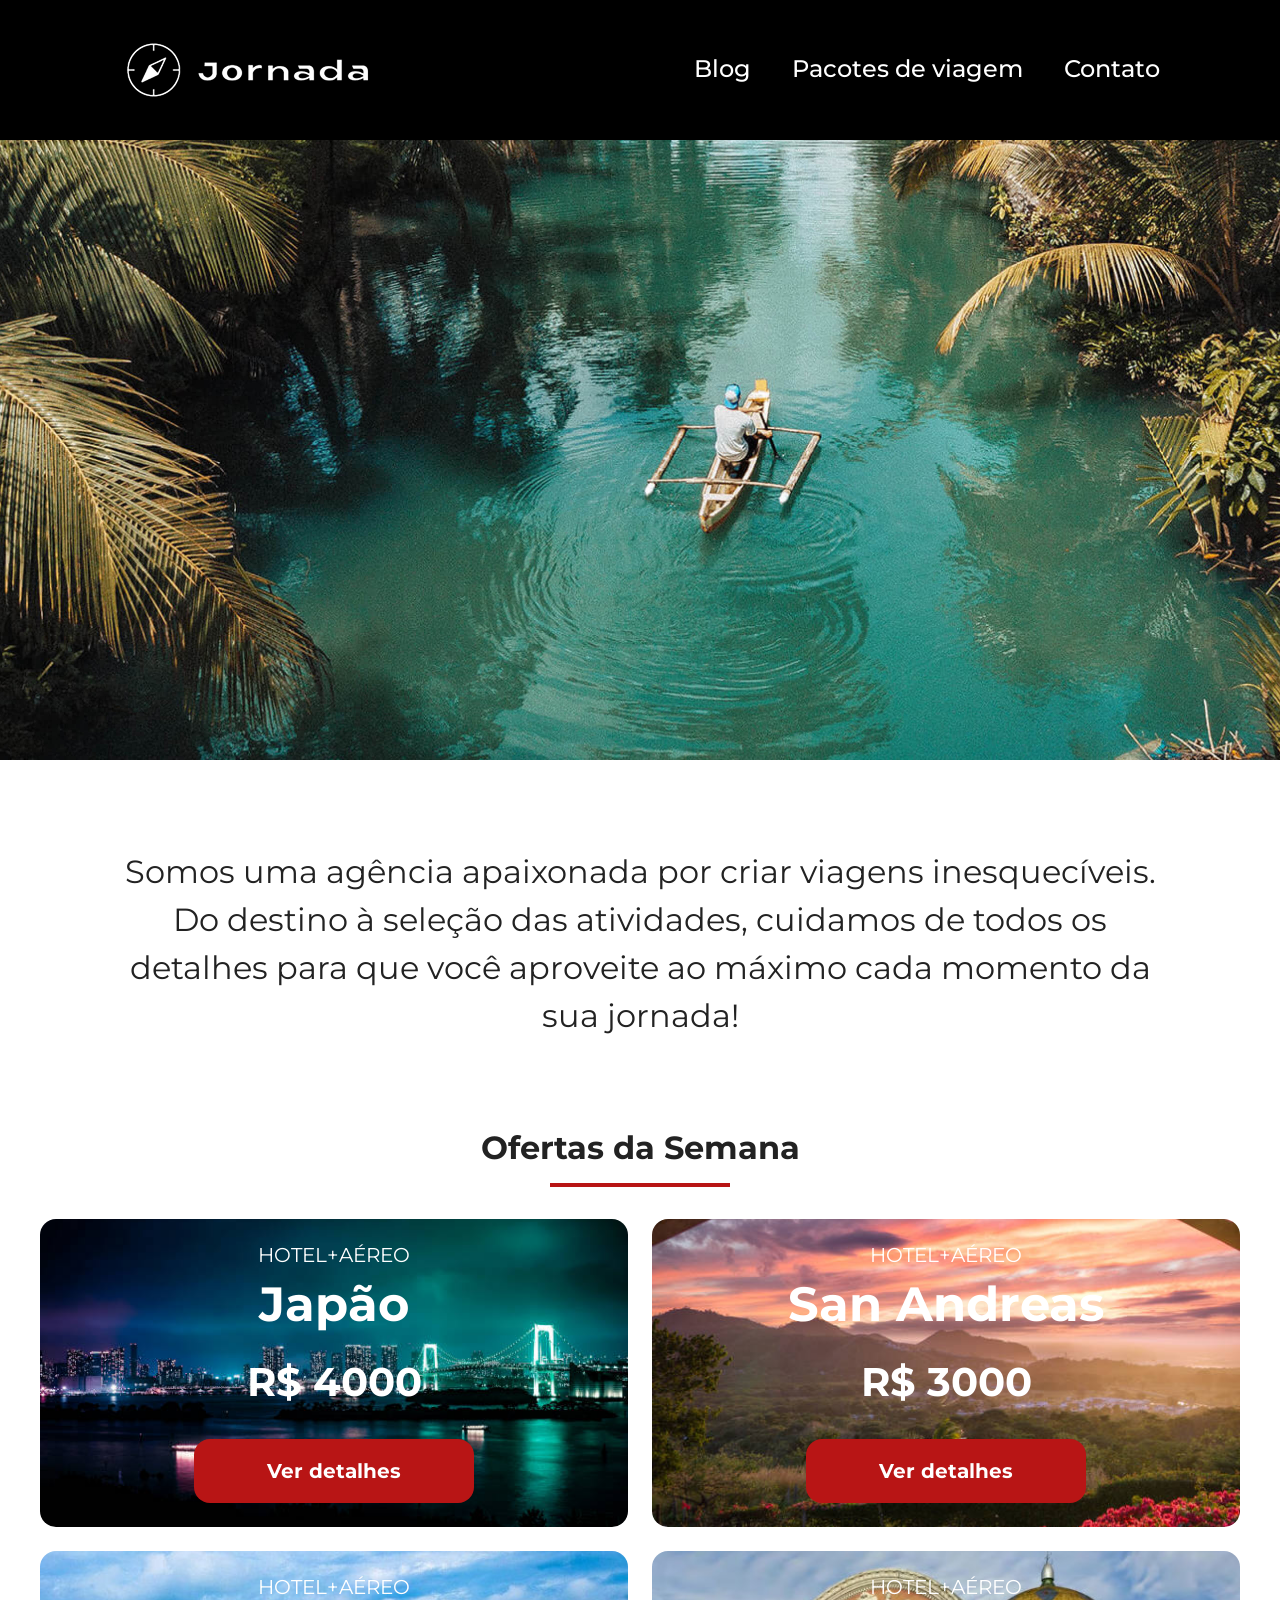
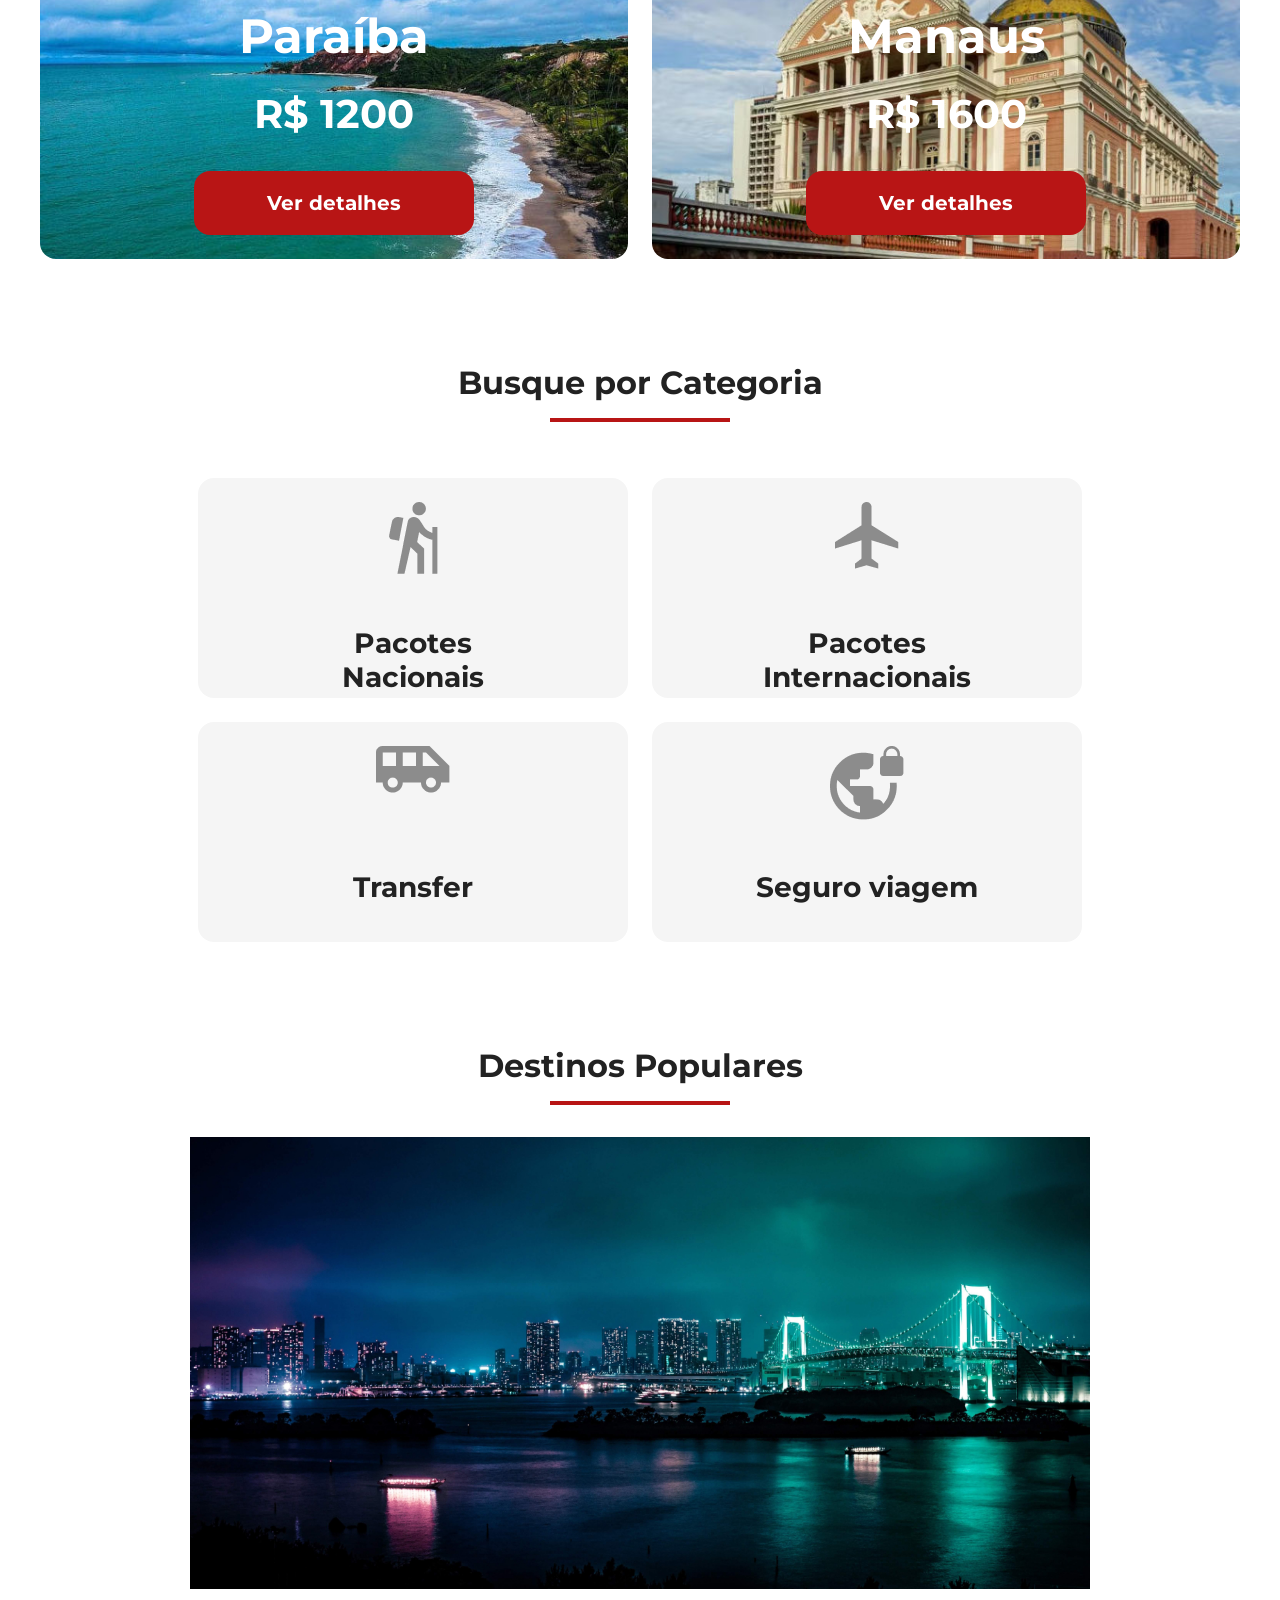
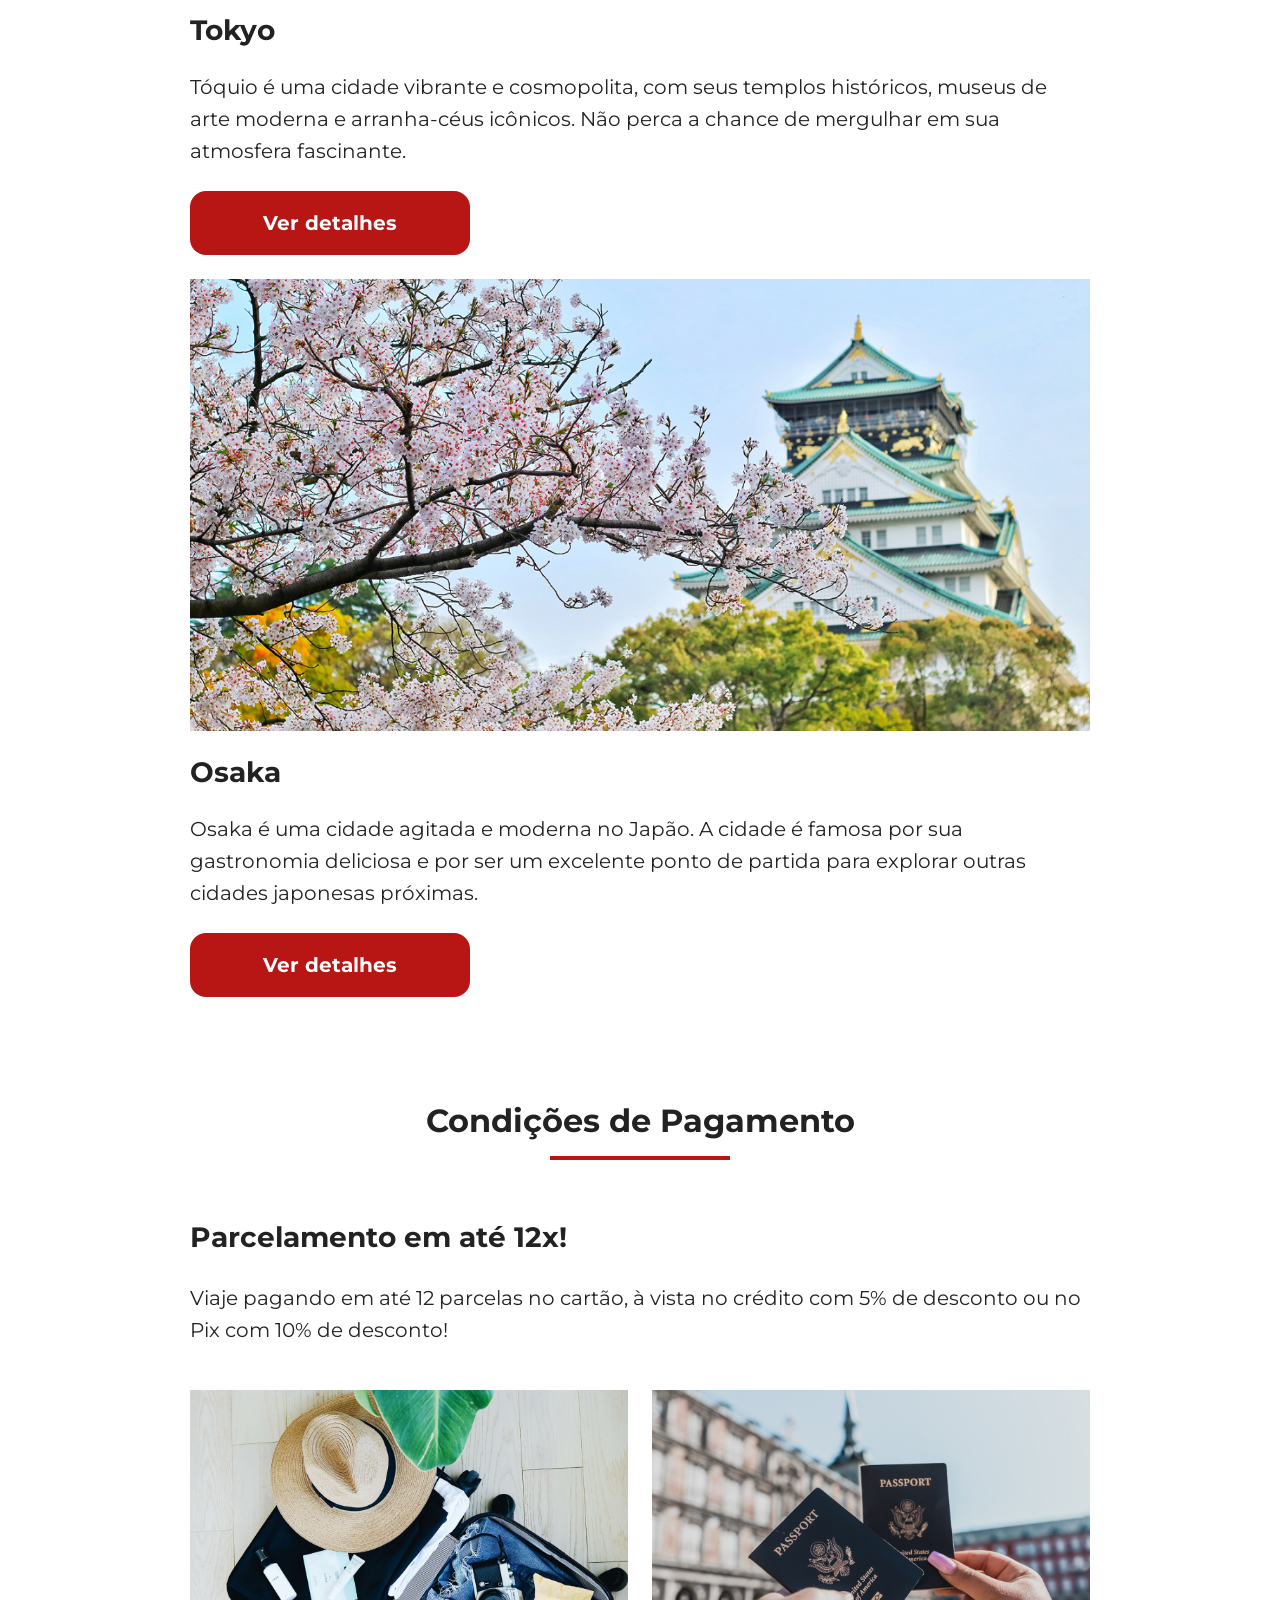
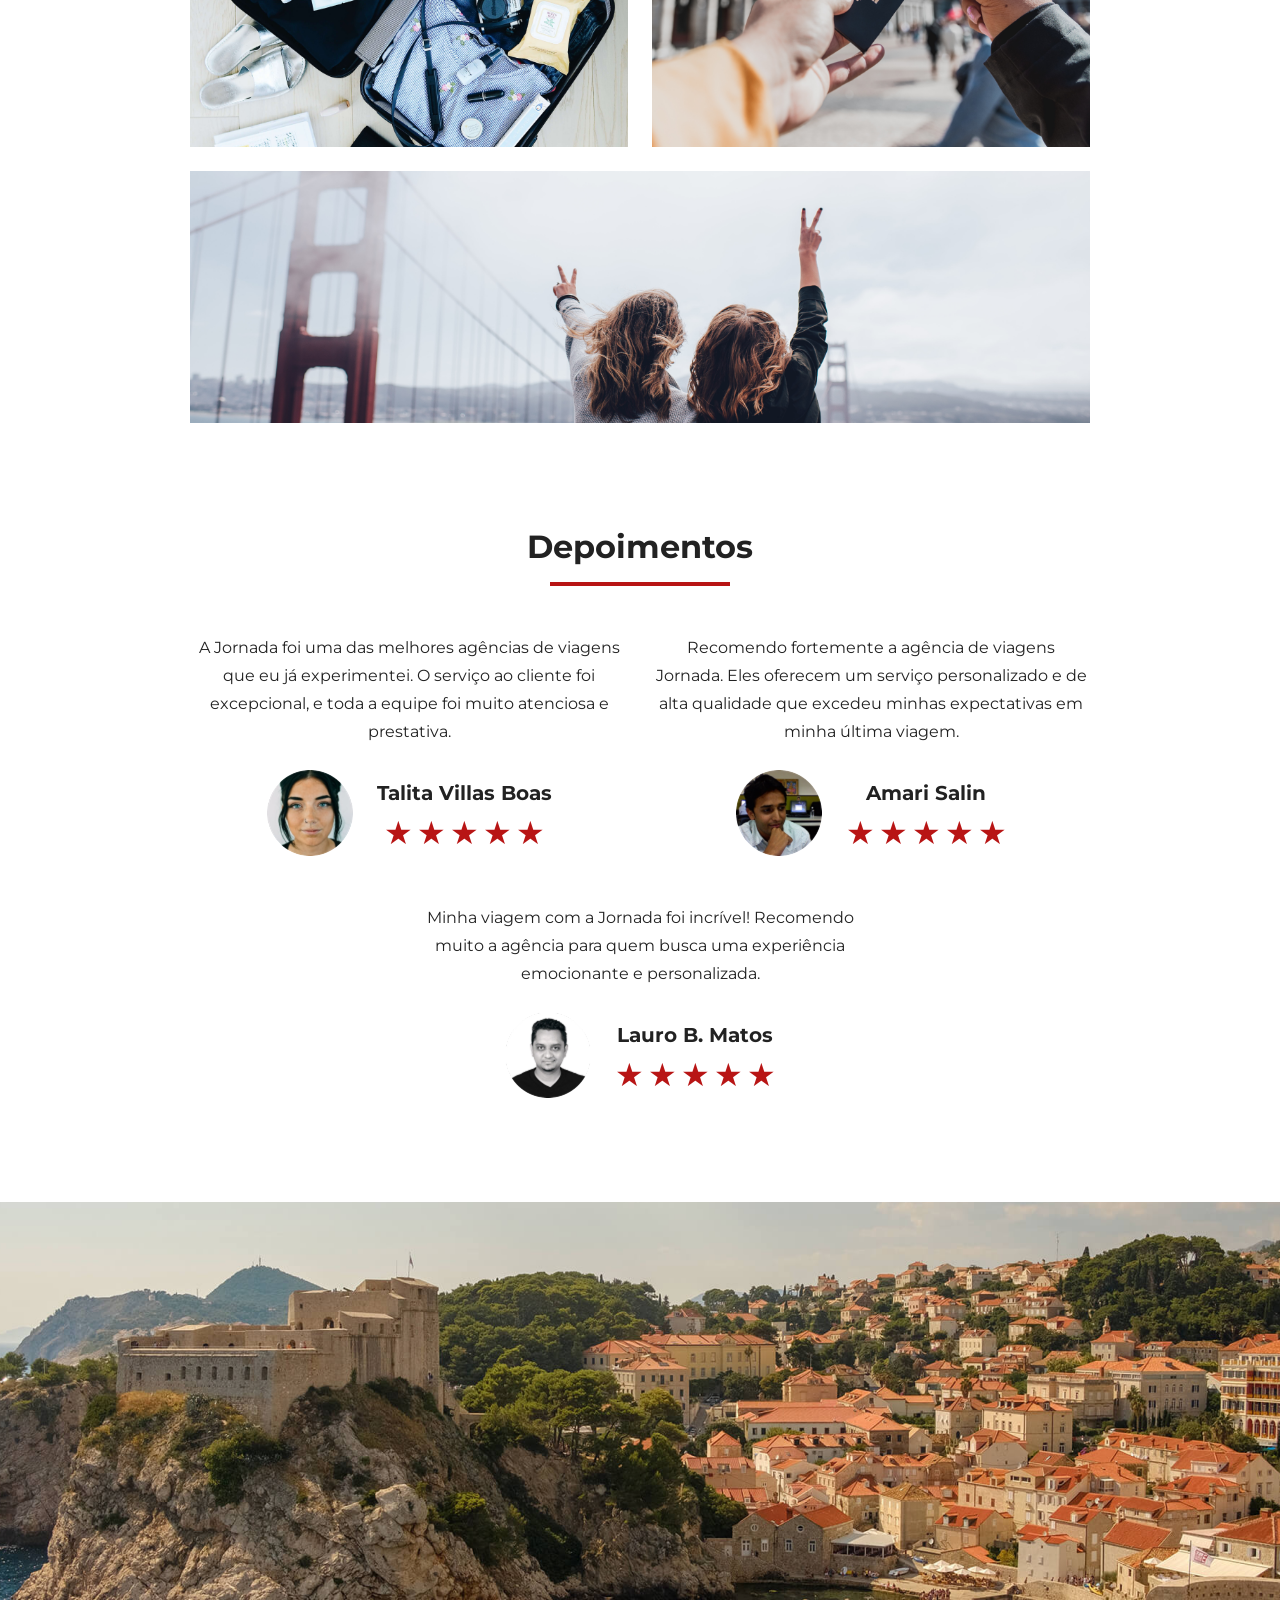
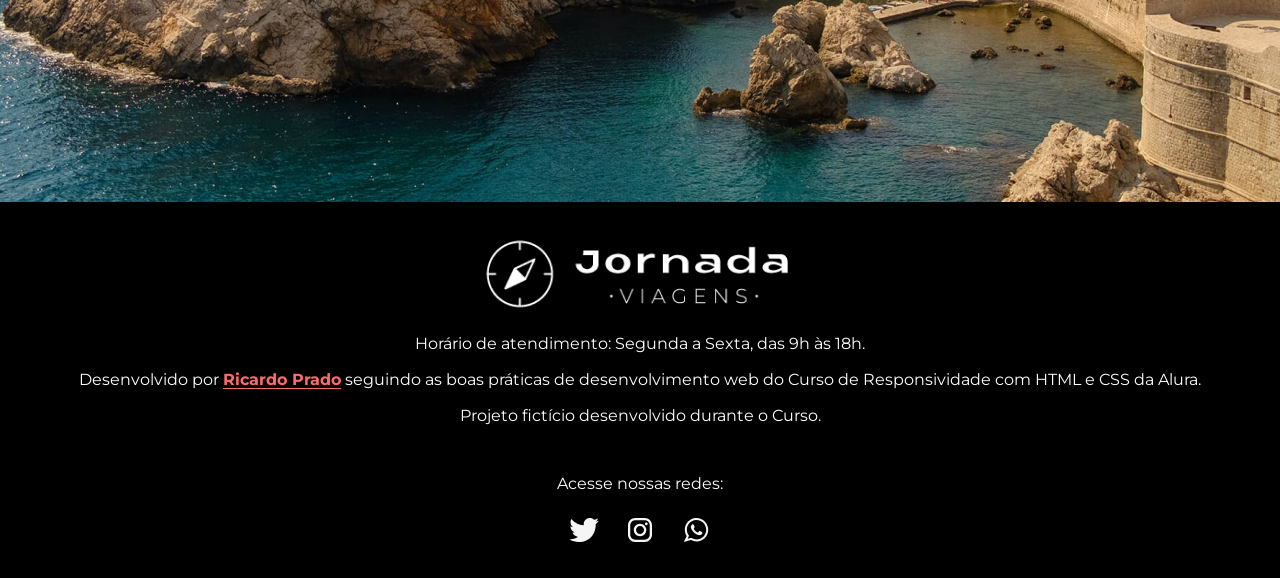
<file: index.html>
<!doctype html>
<html lang="pt-BR">
  <head>
    <meta charset="UTF-8" />
    <meta name="viewport" content="width=device-width, initial-scale=1.0" />
    <meta
      name="description"
      content="Jornada Viagens é uma agência de viagens que oferece pacotes nacionais e internacionais, transfer e seguro viagem. Confira nossas ofertas e embarque em uma jornada inesquecível!"
    />

    <meta property="og:title" content="Jornada Viagens" />
    <meta
      property="og:description"
      content="Jornada Viagens é uma agência de viagens que oferece pacotes nacionais e internacionais, transfer e seguro viagem. Confira nossas ofertas e embarque em uma jornada inesquecível!"
    />
    <meta property="og:image" content="./logo-favico-branca.svg" />
    <meta
      property="og:url"
      content="https://ricardoprado-dev.github.io/jornada-viagens/"
    />
    <meta property="og:type" content="website" />

    <link rel="icon" href="./logo-favico-branca.svg" type="image/svg+xml" />
    <link rel="stylesheet" href="./css/style.css" />
    <title>Jornada Viagens</title>
  </head>
  <body>
    <header class="main-header">
      <a class="logo" href="index.html" title="voltar para a página inicial">
        <img
          class="img-mobile"
          src="img/bussola-jornada-branca.png"
          alt="Bussola do logo Jornada Viagens na cor branca"
        />
        <img
          class="img-desktop"
          src="img/bussola-texto-jornada-branca.png"
          alt="Logo Jornada Viagens na cor branca"
        />
      </a>

      <div class="navigation-menu">
        <label for="menu"><img src="img/menu.png" alt="menu" /></label>
        <input type="checkbox" id="menu" hidden />

        <nav>
          <ul class="list-links">
            <li>
              <a href="blog.html" title="Acessar blog">Blog</a>
            </li>
            <li>
              <a
                href="pacotes-de-viagens.html"
                title="Acessar pacotes de viagem"
                >Pacotes de viagem</a
              >
            </li>
            <li>
              <a href="contato.html" title="Acessar contato">Contato</a>
            </li>
          </ul>
        </nav>
      </div>
    </header>
    <section class="hero">
      <div class="hero-img"></div>
      <h2>
        Somos uma agência apaixonada por criar viagens inesquecíveis. Do destino
        à seleção das atividades, cuidamos de todos os detalhes para que você
        aproveite ao máximo cada momento da sua jornada!
      </h2>
    </section>
    <section class="offers">
      <div class="section-title">
        <h2>Ofertas da Semana</h2>
        <hr />
      </div>
      <div class="offers-cards">
        <article class="card japao">
          <header>
            <p>HOTEL+AÉREO</p>
            <h3>
              Japão<br />
              <span>R$ 4000</span>
            </h3>
          </header>
          <footer>
            <a href="#" class="button">Ver detalhes</a>
          </footer>
        </article>
        <article class="card sanandreas">
          <header>
            <p>HOTEL+AÉREO</p>
            <h3>
              San Andreas<br />
              <span>R$ 3000</span>
            </h3>
          </header>
          <footer>
            <a href="#" class="button">Ver detalhes</a>
          </footer>
        </article>
        <article class="card paraiba">
          <header>
            <p>HOTEL+AÉREO</p>
            <h3>
              Paraíba<br />
              <span>R$ 1200</span>
            </h3>
          </header>
          <footer>
            <a href="#" class="button">Ver detalhes</a>
          </footer>
        </article>
        <article class="card manaus">
          <header>
            <p>HOTEL+AÉREO</p>
            <h3>
              Manaus<br />
              <span>R$ 1600</span>
            </h3>
          </header>
          <footer>
            <a href="#" class="button">Ver detalhes</a>
          </footer>
        </article>
      </div>
    </section>
    <section class="categories">
      <div class="section-title">
        <h2>Busque por Categoria</h2>
        <hr />
      </div>
      <div class="categories-cards">
        <a
          class="card"
          href="#"
          target="_blank"
          title="Busque pela categoria Pacotes Nacionais"
        >
          <img
            src="img/icone - pacotes nacionais.png"
            alt="icone cinza representando uma pessoa fazendo tracking"
          />
          <h3 class="content-title">
            Pacotes <br />
            Nacionais
          </h3>
        </a>
        <a
          class="card"
          href="#"
          target="_blank"
          title="Busque pela categoria Pacotes Internacionais"
        >
          <img
            src="img/icone - pacotes interacionais.png"
            alt="icone cinza de um avião representando uma viagem aérea internacional"
          />
          <h3 class="content-title">
            Pacotes <br />
            Internacionais
          </h3>
        </a>
        <a
          class="card"
          href="#"
          target="_blank"
          title="Busque pela categoria Transfer"
        >
          <img
            src="img/icone -transfer.png"
            alt="icone cinza representando um onibus de viagem"
          />
          <h3 class="content-title">Transfer</h3>
        </a>
        <a
          class="card"
          href="#"
          target="_blank"
          title="Busque pela categoria Seguro viagem"
        >
          <img
            src="img/icone - seguro viagem.png"
            alt="icone cinza de um planeta com um cadeado representando Seguro"
          />
          <h3 class="content-title">Seguro viagem</h3>
        </a>
      </div>
    </section>
    <section class="destinations">
      <div class="section-title">
        <h2>Destinos Populares</h2>
        <hr />
      </div>
      <div class="destination-items">
        <article class="item tokyo">
          <header>
            <div class="img-item"></div>
            <h4 class="content-title">Tokyo</h4>
          </header>
          <p class="content-text">
            Tóquio é uma cidade vibrante e cosmopolita, com seus templos
            históricos, museus de arte moderna e arranha-céus icônicos. Não
            perca a chance de mergulhar em sua atmosfera fascinante.
          </p>
          <footer>
            <a
              href="#"
              class="button"
              target="_blank"
              title="Veja mais detalhes do destino Tokyo"
              >Ver detalhes</a
            >
          </footer>
        </article>
        <article class="item osaka">
          <header>
            <div class="img-item"></div>
            <h4 class="content-title">Osaka</h4>
          </header>
          <p class="content-text">
            Osaka é uma cidade agitada e moderna no Japão. A cidade é famosa por
            sua gastronomia deliciosa e por ser um excelente ponto de partida
            para explorar outras cidades japonesas próximas.
          </p>
          <footer>
            <a
              href="#"
              class="button"
              target="_blank"
              title="Veja mais detalhes do destino Osaka"
              >Ver detalhes</a
            >
          </footer>
        </article>
      </div>
    </section>
    <section class="payments">
      <div class="section-title">
        <h2>Condições de Pagamento</h2>
        <hr />
      </div>
      <div class="content-container">
        <div class="text-content">
          <h3 class="content-title">Parcelamento em até 12x!</h3>
          <p class="content-text">
            Viaje pagando em até 12 parcelas no cartão, à vista no crédito com
            5% de desconto ou no Pix com 10% de desconto!
          </p>
        </div>
        <div class="image-gallery">
          <div class="image bag"></div>
          <div class="image passport"></div>
          <div class="image people colspan-2"></div>
        </div>
      </div>
    </section>
    <section class="testimonials">
      <div class="section-title">
        <h2>Depoimentos</h2>
        <hr />
      </div>
      <div class="testimonial-container">
        <article>
          <header>
            <p>
              A Jornada foi uma das melhores agências de viagens que eu já
              experimentei. O serviço ao cliente foi excepcional, e toda a
              equipe foi muito atenciosa e prestativa.
            </p>
          </header>
          <footer>
            <img
              src="img/talita.png"
              alt="imagem de perfil do cliente Talita Villas Boas"
            />
            <div class="profile-content">
              <h4>Talita Villas Boas</h4>
              <div class="rating">
                <span class="star">★</span>
                <span class="star">★</span>
                <span class="star">★</span>
                <span class="star">★</span>
                <span class="star">★</span>
              </div>
            </div>
          </footer>
        </article>
        <article>
          <header>
            <p>
              Recomendo fortemente a agência de viagens Jornada. Eles oferecem
              um serviço personalizado e de alta qualidade que excedeu minhas
              expectativas em minha última viagem.
            </p>
          </header>
          <footer>
            <img
              src="img/amari.png"
              alt="imagem de perfil do cliente Amari Salin"
            />
            <div class="profile-content">
              <h4>Amari Salin</h4>
              <div class="rating">
                <span class="star">★</span>
                <span class="star">★</span>
                <span class="star">★</span>
                <span class="star">★</span>
                <span class="star">★</span>
              </div>
            </div>
          </footer>
        </article>
        <article>
          <header>
            <p>
              Minha viagem com a Jornada foi incrível! Recomendo muito a agência
              para quem busca uma experiência emocionante e personalizada.
            </p>
          </header>
          <footer>
            <img
              src="img/lauro.png"
              alt="imagem de perfil do cliente Lauro B. Matos"
            />
            <div class="profile-content">
              <h4>Lauro B. Matos</h4>
              <div class="rating">
                <span class="star">★</span>
                <span class="star">★</span>
                <span class="star">★</span>
                <span class="star">★</span>
                <span class="star">★</span>
              </div>
            </div>
          </footer>
        </article>
      </div>
    </section>
    <section class="bottom-hero">
      <div class="hero-img"></div>
    </section>
    <footer class="main-footer">
      <div class="footer-content">
        <img src="img/logo-footer.png" alt="Logo da Jornada Viagens" />
        <p>Horário de atendimento: Segunda a Sexta, das 9h às 18h.</p>
        <p>
          Desenvolvido por
          <a href="https://www.linkedin.com/in/ricardo-prado-8ab011207/olvedor"
            >Ricardo Prado</a
          >
          seguindo as boas práticas de desenvolvimento web do Curso de
          Responsividade com HTML e CSS da Alura.
        </p>
        <p>Projeto fictício desenvolvido durante o Curso.</p>
      </div>
      <div class="footer-social">
        <p>Acesse nossas redes:</p>
        <div class="footer-social-links">
          <a
            href="#"
            target="_blank"
            title="Acesse o twitter da Jornada Viagens"
            ><img src="img/icon-twitter.svg" alt="Logo do Twitter"
          /></a>
          <a href="#" target="_blank" title="Acessar Instagram"
            ><img src="img/icon-instagram.svg" alt="Logo do Instagram"
          /></a>
          <a href="#" target="_blank" title="Acessar Whatsapp"
            ><img
              src="img/icon-whatsapp.svg"
              alt="Entre em contato pelo WhatsApp"
          /></a>
        </div>
      </div>
    </footer>
  </body>
</html>
</file>
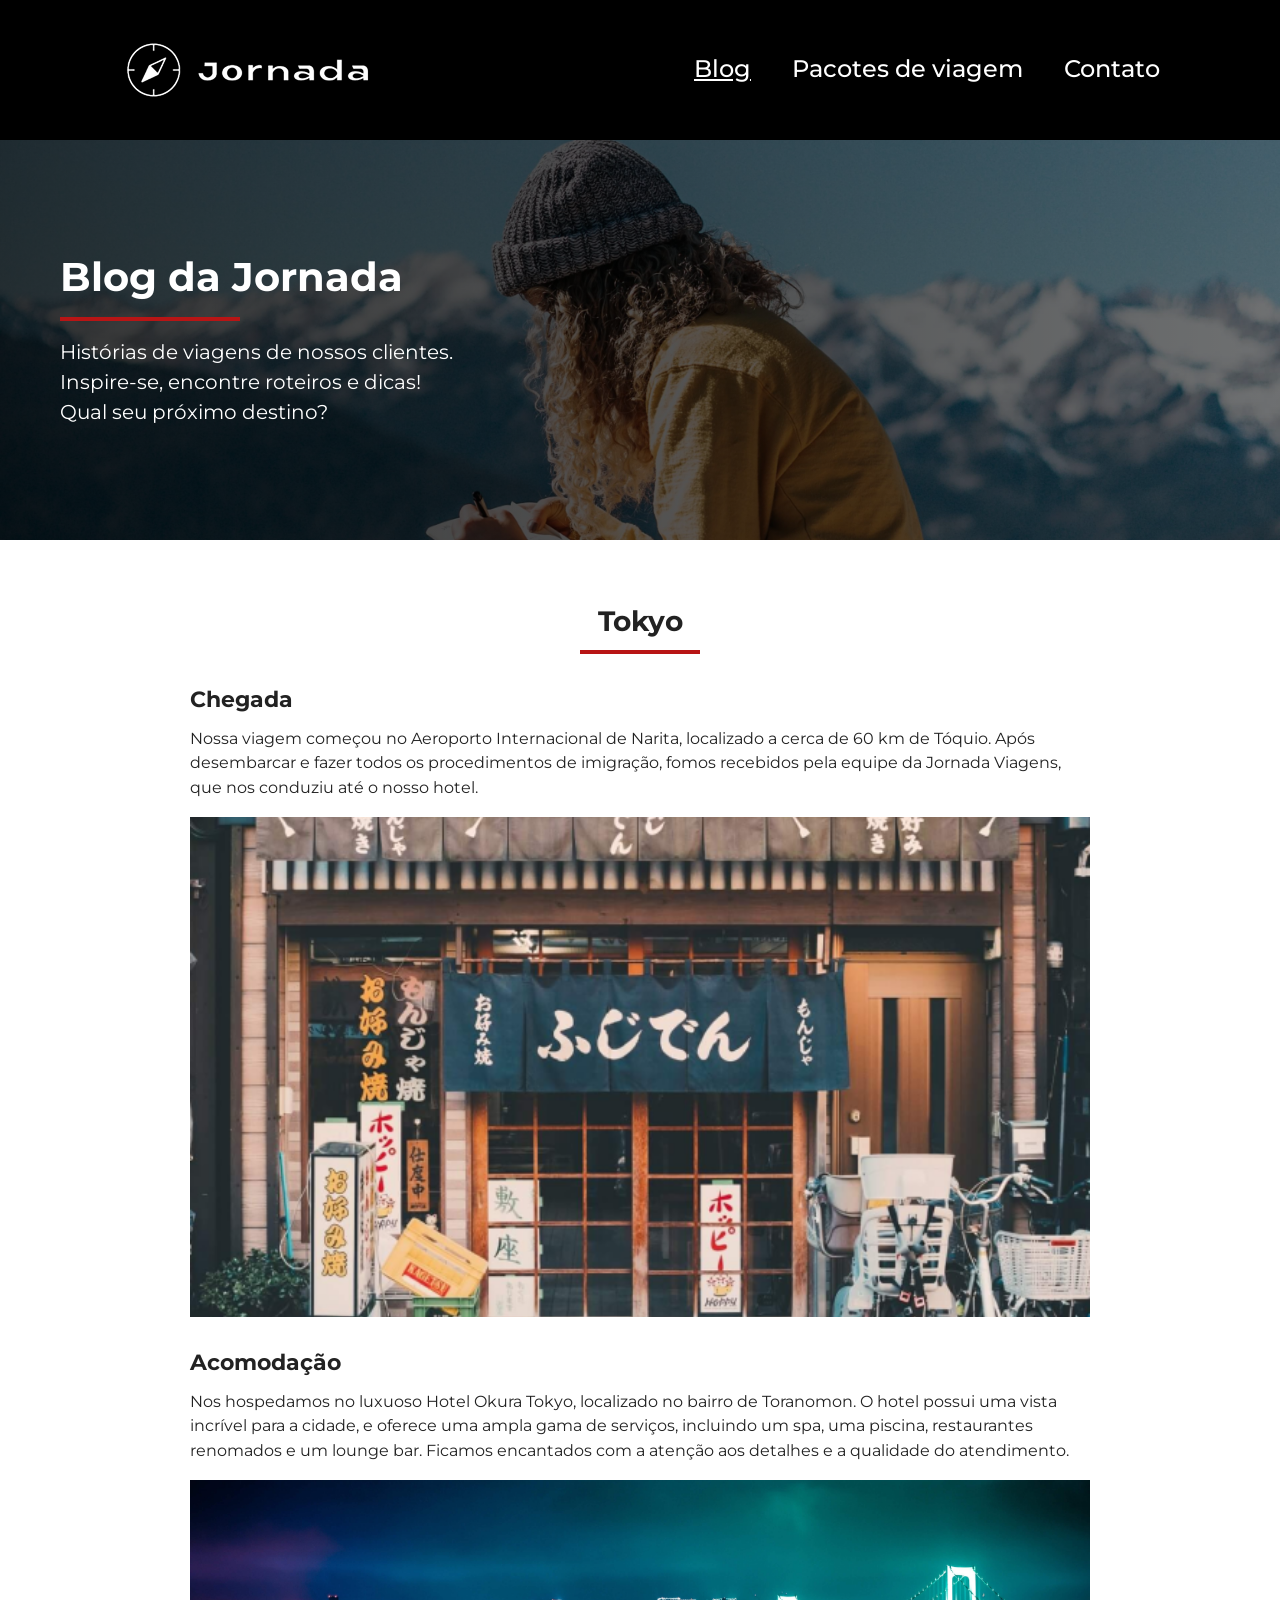
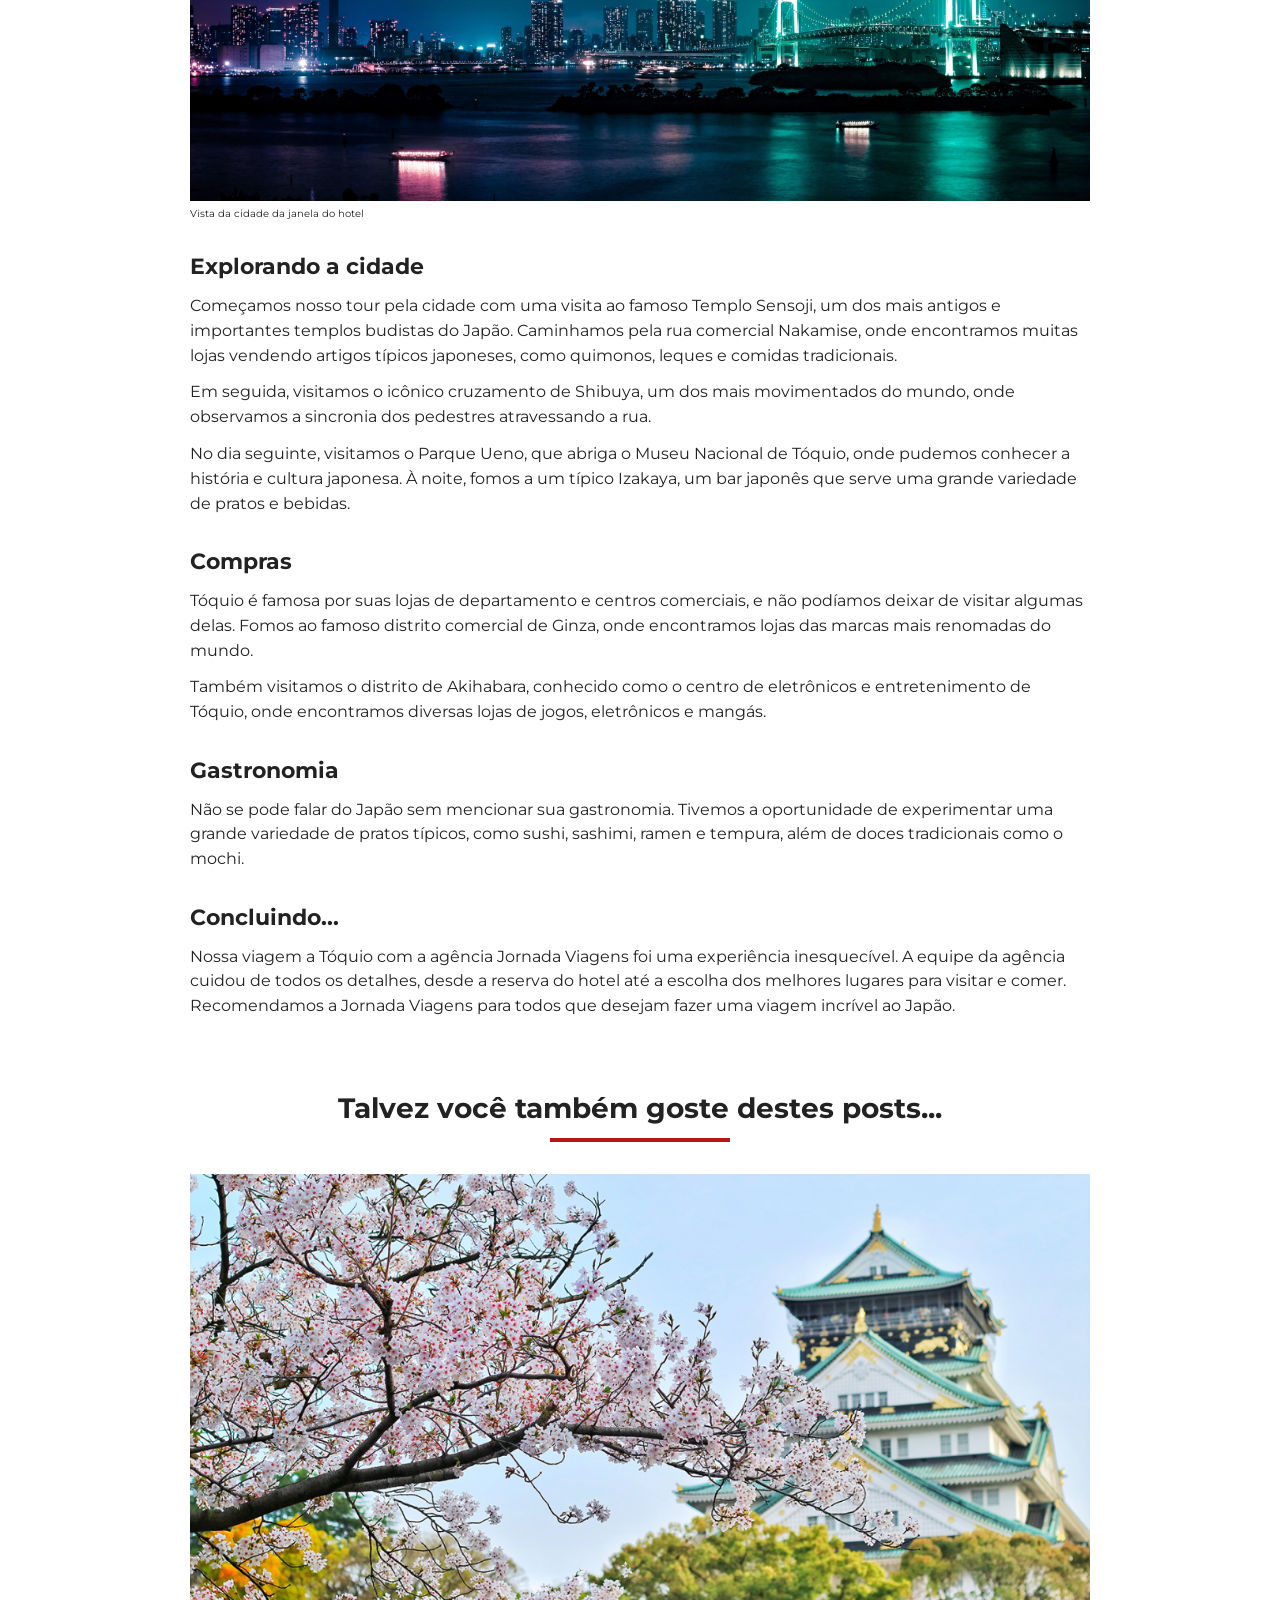
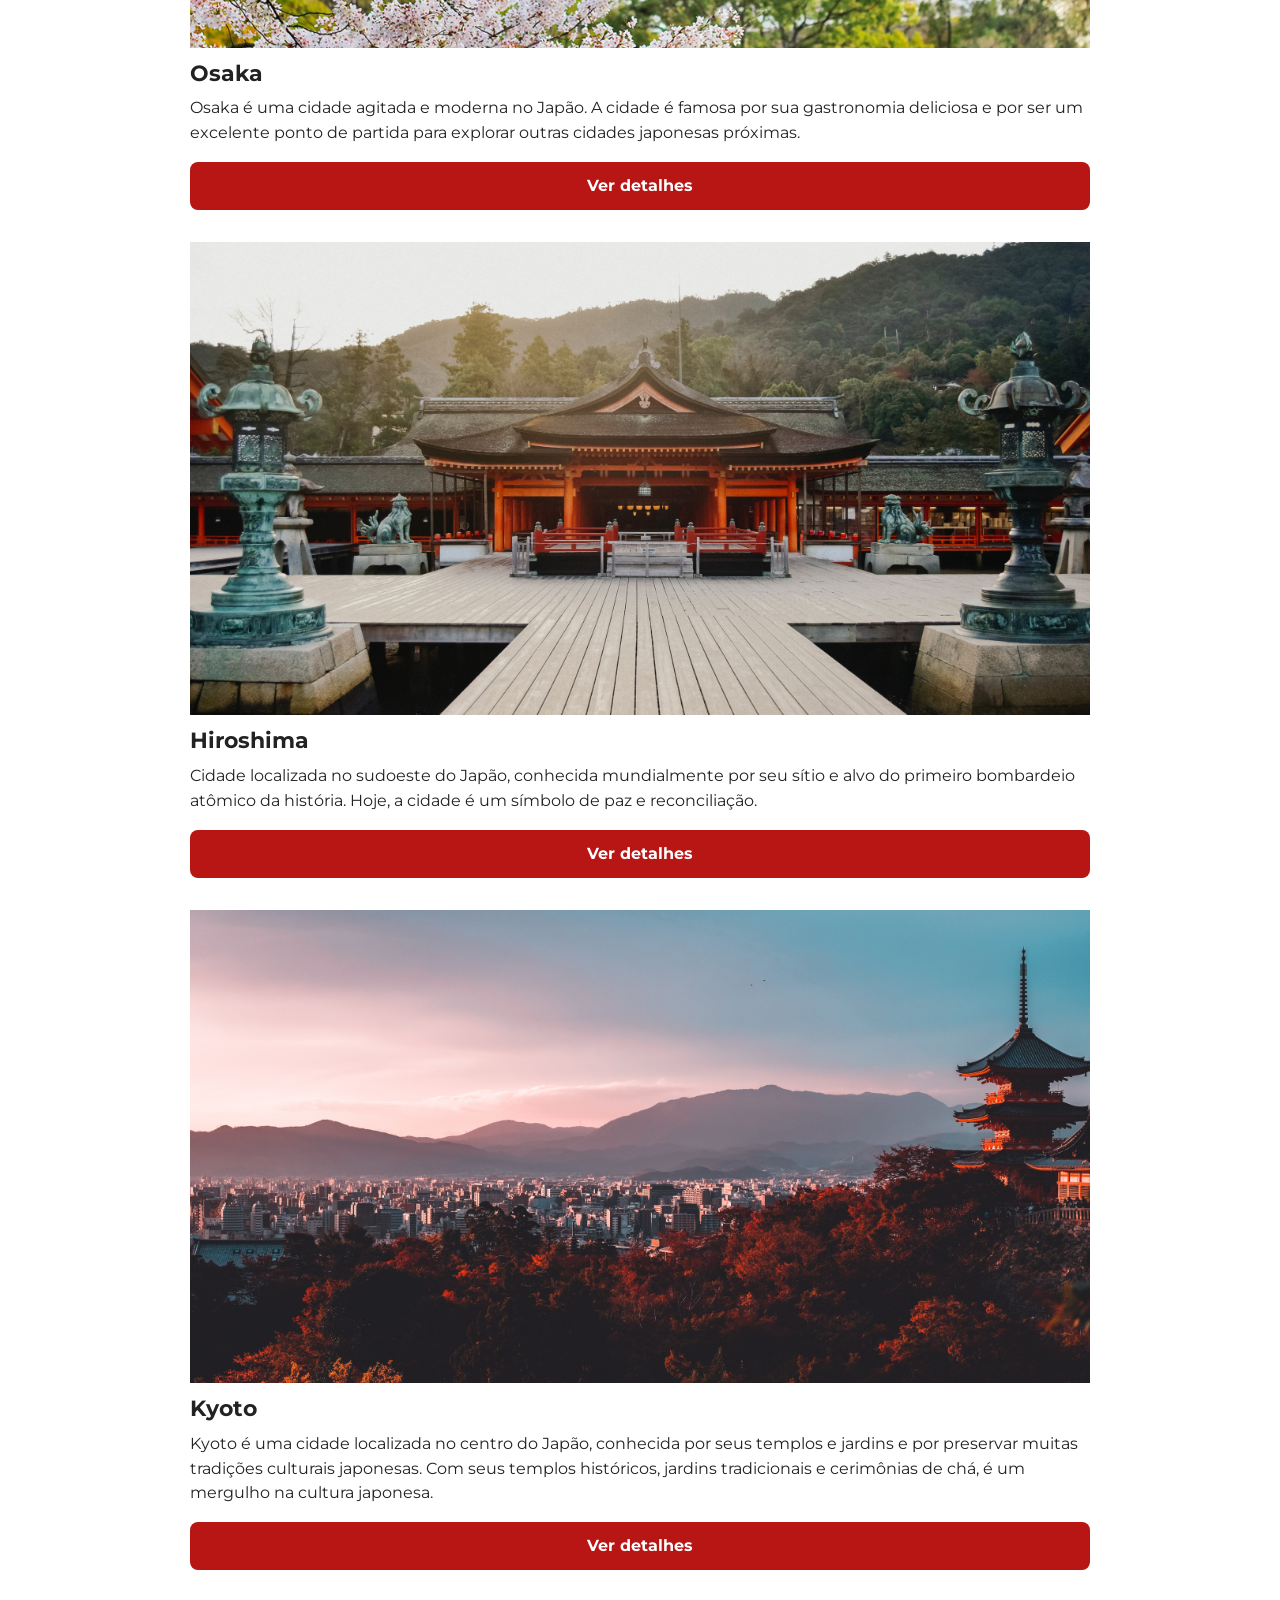
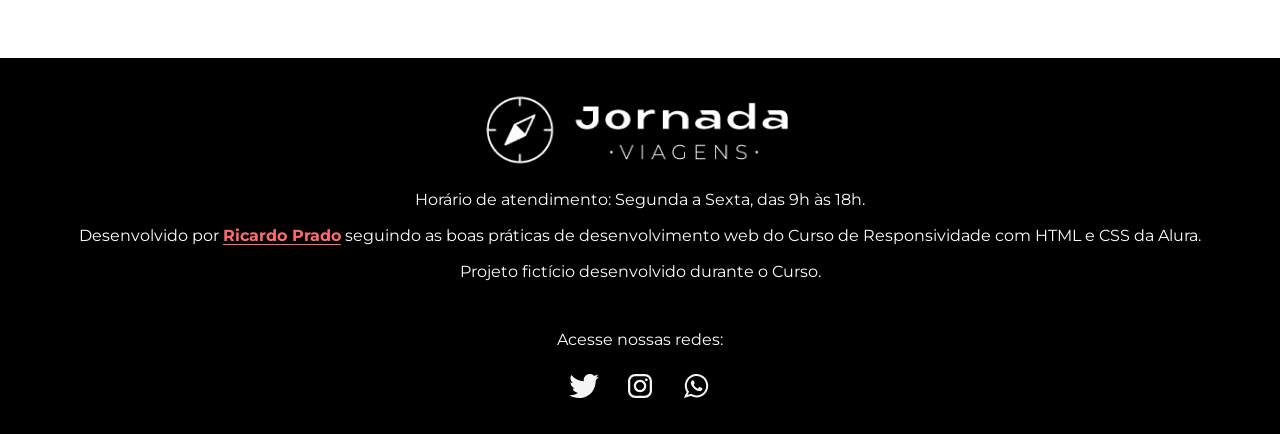
<file: blog.html>
<!doctype html>
<html lang="pt-BR">
  <head>
    <meta charset="UTF-8" />
    <meta name="viewport" content="width=device-width, initial-scale=1.0" />
    <meta
      name="description"
      content="Acompanhe o relato da viagem a Tóquio com a Jornada Viagens: chegada, hospedagem, passeios, compras e gastronomia."
    />
    <meta property="og:title" content="Blog da Jornada | Uma viagem a Tóquio" />
    <meta
      property="og:description"
      content="Inspire-se com nosso roteiro por Tóquio, conheça os lugares que visitamos e planeje sua próxima viagem ao Japão."
    />
    <meta property="og:image" content="./img/blog/pc-blog/banner-mulher-blog-pc.png" />
    <meta
      property="og:url"
      content="https://ricardoprado-dev.github.io/jornada-viagens/blog.html"
    />
    <meta property="og:type" content="article" />
    <link rel="icon" href="./logo-favico-branca.svg" type="image/svg+xml" />
    <link rel="stylesheet" href="./css/style.css" />
    <title>Blog da Jornada | Uma viagem a Tóquio</title>
  </head>
  <body>
    <header class="main-header">
      <a class="logo" href="index.html" title="Voltar para a página inicial">
        <img
          class="img-mobile"
          src="img/bussola-jornada-branca.png"
          alt="Bússola da Jornada Viagens"
        />
        <img
          class="img-desktop"
          src="img/bussola-texto-jornada-branca.png"
          alt="Jornada Viagens"
        />
      </a>
      <div class="navigation-menu">
        <label for="menu"><img src="img/menu.png" alt="Abrir menu" /></label>
        <input type="checkbox" id="menu" hidden />
        <nav>
          <ul class="list-links">
            <li>
              <a class="active" href="blog.html" title="Blog da Jornada"
                >Blog</a
              >
            </li>
            <li>
              <a href="pacotes-de-viagens.html" title="Pacotes de viagem"
                >Pacotes de viagem</a
              >
            </li>
            <li>
              <a href="contato.html" title="Acessar contato">Contato</a>
            </li>
          </ul>
        </nav>
      </div>
    </header>

    <main class="blog-page">
      <section class="blog-hero" aria-labelledby="blog-title">
        <picture class="blog-hero-image">
          <source
            media="(min-width: 1440px)"
            srcset="img/blog/pc-blog/banner-mulher-blog-pc.png"
          />
          <source
            media="(min-width: 768px)"
            srcset="img/blog/tablet-blog/banner-mulher-blog-tablet.png"
          />
          <img
            src="img/blog/mobile-blog/banner-mulher-blog-mobile.jpeg"
            alt="Viajante diante de uma paisagem montanhosa"
          />
        </picture>
        <div class="blog-hero-content">
          <h1 id="blog-title">Blog da Jornada</h1>
          <hr />
          <p>
            Histórias de viagens de nossos clientes. Inspire-se, encontre
            roteiros e dicas! Qual seu próximo destino?
          </p>
        </div>
      </section>

      <article class="tokyo-story">
        <header class="story-title section-title">
          <h2>Tokyo</h2>
          <hr />
        </header>

        <section class="story-arrival story-section">
          <div class="arrival-copy">
            <h3>Chegada</h3>
            <p>
              Nossa viagem começou no Aeroporto Internacional de Narita,
              localizado a cerca de 60 km de Tóquio. Após desembarcar e fazer
              todos os procedimentos de imigração, fomos recebidos pela equipe
              da Jornada Viagens, que nos conduziu até o nosso hotel.
            </p>
          </div>
          <picture class="story-photo arrival-photo">
            <source
              media="(min-width: 1440px)"
              srcset="img/blog/pc-blog/Tokyo.png"
            />
            <source
              media="(min-width: 768px)"
              srcset="img/blog/tablet-blog/Tokyo.png"
            />
            <img
              src="img/blog/mobile-blog/Tokyo1.png"
              alt="Fachada de uma loja tradicional em Tóquio"
            />
          </picture>
        </section>

        <section class="story-section accommodation-section">
          <h3>Acomodação</h3>
          <p>
            Nos hospedamos no luxuoso Hotel Okura Tokyo, localizado no bairro de
            Toranomon. O hotel possui uma vista incrível para a cidade, e oferece
            uma ampla gama de serviços, incluindo um spa, uma piscina,
            restaurantes renomados e um lounge bar. Ficamos encantados com a
            atenção aos detalhes e a qualidade do atendimento.
          </p>
          <figure class="story-photo skyline-photo">
            <picture>
              <source
                media="(min-width: 1440px)"
                srcset="img/blog/pc-blog/Tokyo%20(1).png"
              />
              <source
                media="(min-width: 768px)"
                srcset="img/blog/tablet-blog/Tokyo%202.png"
              />
              <img
                src="img/blog/mobile-blog/Tokyo2.png"
                alt="Vista noturna da baía e da cidade de Tóquio"
              />
            </picture>
            <figcaption>Vista da cidade da janela do hotel</figcaption>
          </figure>
        </section>

        <section class="story-section">
          <h3>Explorando a cidade</h3>
          <p>
            Começamos nosso tour pela cidade com uma visita ao famoso Templo
            Sensoji, um dos mais antigos e importantes templos budistas do Japão.
            Caminhamos pela rua comercial Nakamise, onde encontramos muitas
            lojas vendendo artigos típicos japoneses, como quimonos, leques e
            comidas tradicionais.
          </p>
          <p>
            Em seguida, visitamos o icônico cruzamento de Shibuya, um dos mais
            movimentados do mundo, onde observamos a sincronia dos pedestres
            atravessando a rua.
          </p>
          <p>
            No dia seguinte, visitamos o Parque Ueno, que abriga o Museu
            Nacional de Tóquio, onde pudemos conhecer a história e cultura
            japonesa. À noite, fomos a um típico Izakaya, um bar japonês que
            serve uma grande variedade de pratos e bebidas.
          </p>
        </section>

        <section class="story-section">
          <h3>Compras</h3>
          <p>
            Tóquio é famosa por suas lojas de departamento e centros comerciais,
            e não podíamos deixar de visitar algumas delas. Fomos ao famoso
            distrito comercial de Ginza, onde encontramos lojas das marcas mais
            renomadas do mundo.
          </p>
          <p>
            Também visitamos o distrito de Akihabara, conhecido como o centro de
            eletrônicos e entretenimento de Tóquio, onde encontramos diversas
            lojas de jogos, eletrônicos e mangás.
          </p>
        </section>

        <section class="story-section">
          <h3>Gastronomia</h3>
          <p>
            Não se pode falar do Japão sem mencionar sua gastronomia. Tivemos a
            oportunidade de experimentar uma grande variedade de pratos típicos,
            como sushi, sashimi, ramen e tempura, além de doces tradicionais como
            o mochi.
          </p>
        </section>

        <section class="story-section story-conclusion">
          <h3>Concluindo...</h3>
          <p>
            Nossa viagem a Tóquio com a agência Jornada Viagens foi uma
            experiência inesquecível. A equipe da agência cuidou de todos os
            detalhes, desde a reserva do hotel até a escolha dos melhores lugares
            para visitar e comer. Recomendamos a Jornada Viagens para todos que
            desejam fazer uma viagem incrível ao Japão.
          </p>
        </section>
      </article>

      <section class="blog-related" aria-labelledby="related-title">
        <div class="section-title">
          <h2 id="related-title">Talvez você também goste destes posts...</h2>
          <hr />
        </div>
        <div class="related-cards">
          <article class="related-card">
            <picture>
              <source media="(min-width: 1440px)" srcset="img/blog/pc-blog/Osaka.png" />
              <source
                media="(min-width: 768px)"
                srcset="img/blog/tablet-blog/Osaka.png"
              />
              <img src="img/blog/mobile-blog/Osaka.png" alt="Castelo de Osaka entre cerejeiras floridas" />
            </picture>
            <h3>Osaka</h3>
            <p>
              Osaka é uma cidade agitada e moderna no Japão. A cidade é famosa
              por sua gastronomia deliciosa e por ser um excelente ponto de
              partida para explorar outras cidades japonesas próximas.
            </p>
            <a class="button" href="pacotes-de-viagens.html">Ver detalhes</a>
          </article>
          <article class="related-card">
            <picture>
              <source
                media="(min-width: 1440px)"
                srcset="img/blog/pc-blog/Hiroshima.png"
              />
              <source
                media="(min-width: 768px)"
                srcset="img/blog/tablet-blog/Hiroshima.png"
              />
              <img src="img/blog/mobile-blog/Hiroshima.png" alt="Templo e jardim tradicional em Hiroshima" />
            </picture>
            <h3>Hiroshima</h3>
            <p>
              Cidade localizada no sudoeste do Japão, conhecida mundialmente por
              seu sítio e alvo do primeiro bombardeio atômico da história. Hoje,
              a cidade é um símbolo de paz e reconciliação.
            </p>
            <a class="button" href="pacotes-de-viagens.html">Ver detalhes</a>
          </article>
          <article class="related-card">
            <picture>
              <source
                media="(min-width: 1440px)"
                srcset="img/blog/pc-blog/Kyoto.png"
              />
              <source
                media="(min-width: 768px)"
                srcset="img/blog/tablet-blog/Kyoto.png"
              />
              <img src="img/blog/mobile-blog/Kyoto.png" alt="Montanha e templo tradicional em Kyoto ao pôr do sol" />
            </picture>
            <h3>Kyoto</h3>
            <p>
              Kyoto é uma cidade localizada no centro do Japão, conhecida por
              seus templos e jardins e por preservar muitas tradições culturais
              japonesas. Com seus templos históricos, jardins tradicionais e
              cerimônias de chá, é um mergulho na cultura japonesa.
            </p>
            <a class="button" href="pacotes-de-viagens.html">Ver detalhes</a>
          </article>
        </div>
      </section>
    </main>

    <footer class="main-footer">
      <div class="footer-content">
        <img src="img/logo-footer.png" alt="Logo da Jornada Viagens" />
        <p>Horário de atendimento: Segunda a Sexta, das 9h às 18h.</p>
        <p>
          Desenvolvido por
          <a href="https://www.linkedin.com/in/ricardo-prado-8ab011207/"
            >Ricardo Prado</a
          >
          seguindo as boas práticas de desenvolvimento web do Curso de
          Responsividade com HTML e CSS da Alura.
        </p>
        <p>Projeto fictício desenvolvido durante o Curso.</p>
      </div>
      <div class="footer-social">
        <p>Acesse nossas redes:</p>
        <div class="footer-social-links">
          <a href="#" target="_blank" title="Acesse o Twitter da Jornada Viagens">
            <img src="img/icon-twitter.svg" alt="Logo do Twitter" />
          </a>
          <a href="#" target="_blank" title="Acesse o Instagram da Jornada Viagens">
            <img src="img/icon-instagram.svg" alt="Logo do Instagram" />
          </a>
          <a href="#" target="_blank" title="Entre em contato pelo WhatsApp">
            <img src="img/icon-whatsapp.svg" alt="Logo do WhatsApp" />
          </a>
        </div>
      </div>
    </footer>
  </body>
</html>
</file>
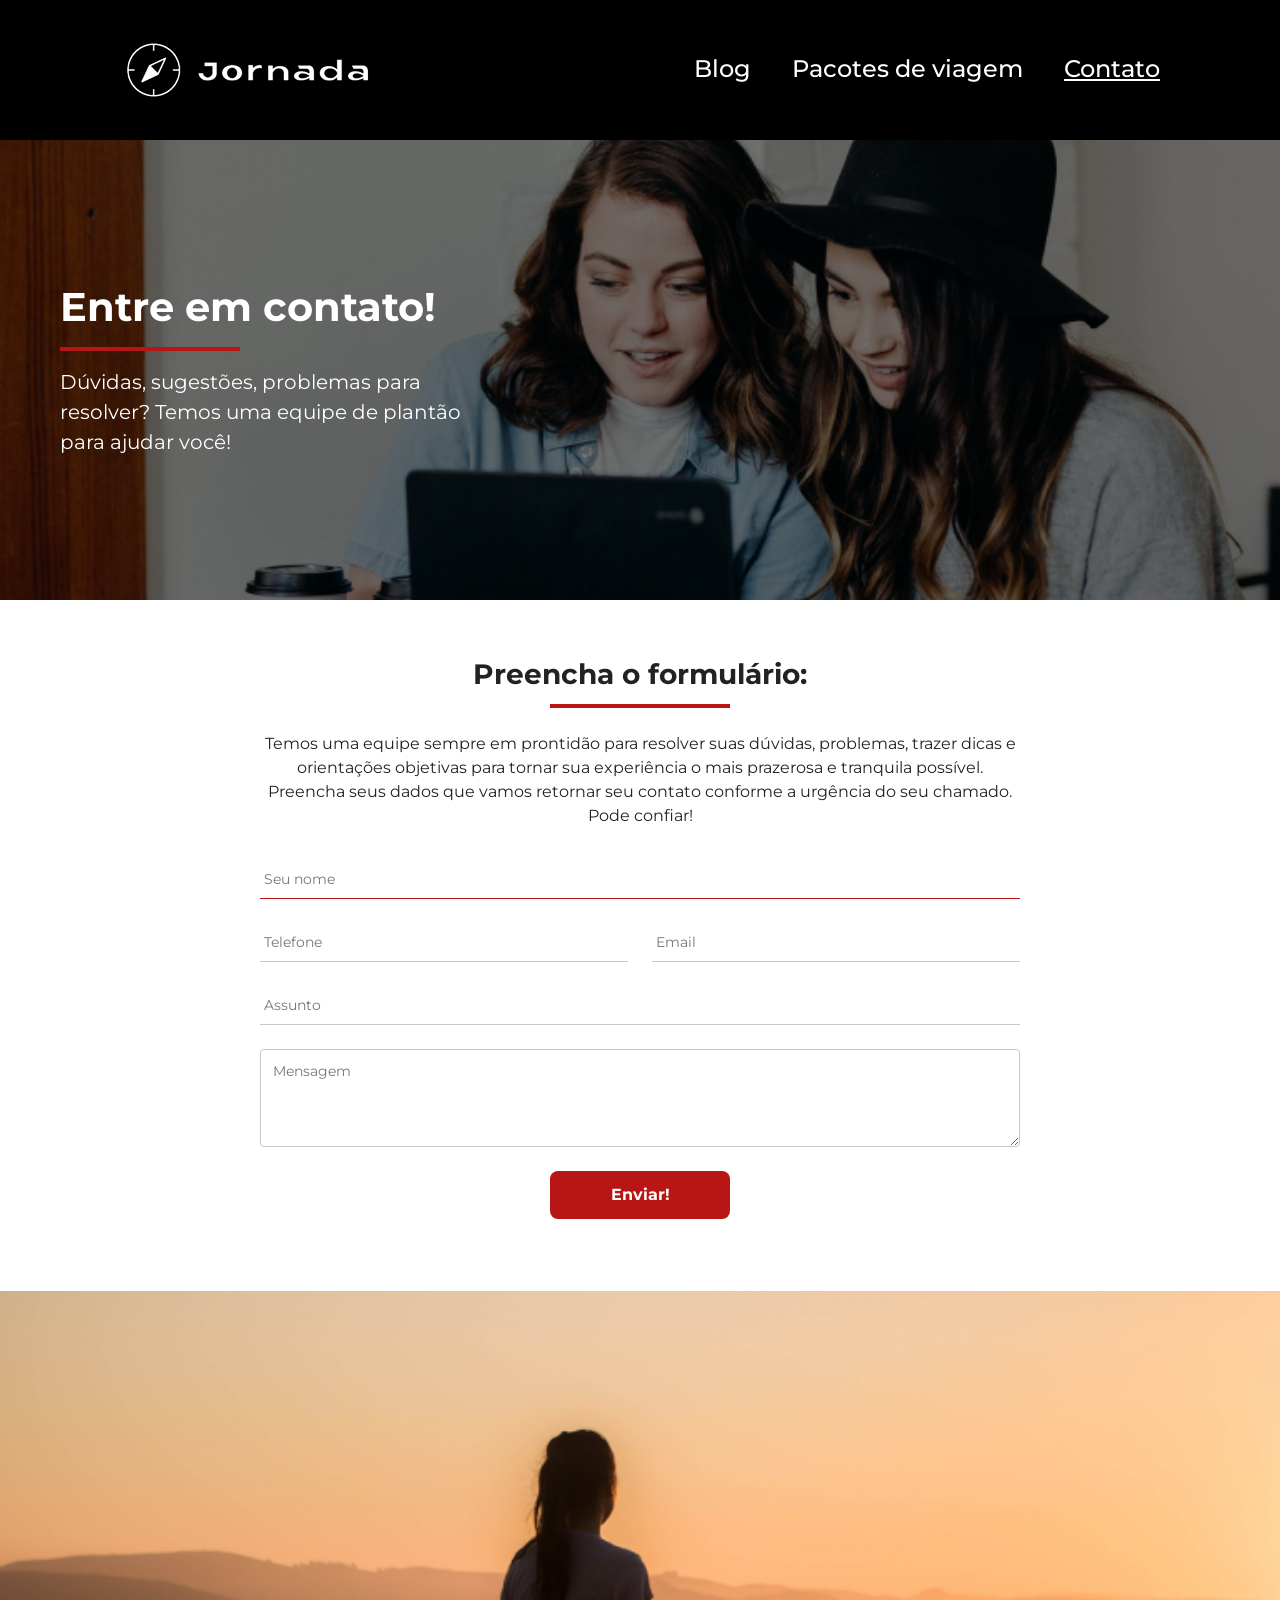
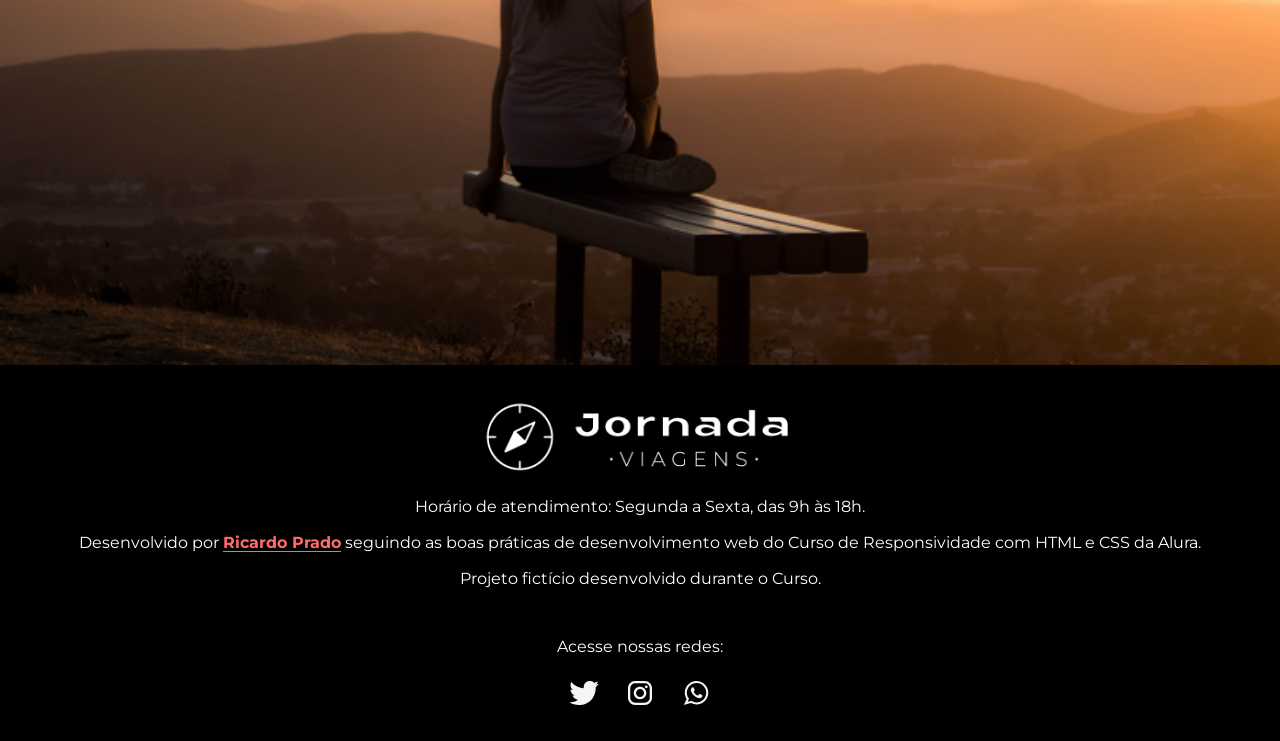
<file: contato.html>
<!doctype html>
<html lang="pt-BR">
  <head>
    <meta charset="UTF-8" />
    <meta name="viewport" content="width=device-width, initial-scale=1.0" />
    <meta
      name="description"
      content="Entre em contato com a Jornada Viagens. Envie suas dúvidas, sugestões ou problemas pelo formulário."
    />
    <meta property="og:title" content="Entre em contato | Jornada Viagens" />
    <meta
      property="og:description"
      content="Nossa equipe está pronta para ajudar você a planejar uma experiência de viagem tranquila e inesquecível."
    />
    <meta property="og:image" content="./img/contato/pc-banner.png" />
    <meta
      property="og:url"
      content="https://ricardoprado-dev.github.io/jornada-viagens/contato.html"
    />
    <meta property="og:type" content="website" />
    <link rel="icon" href="./logo-favico-branca.svg" type="image/svg+xml" />
    <link rel="stylesheet" href="./css/style.css" />
    <title>Contato | Jornada Viagens</title>
  </head>
  <body>
    <header class="main-header">
      <a class="logo" href="index.html" title="Voltar para a página inicial">
        <img
          class="img-mobile"
          src="img/bussola-jornada-branca.png"
          alt="Bússola da Jornada Viagens"
        />
        <img
          class="img-desktop"
          src="img/bussola-texto-jornada-branca.png"
          alt="Jornada Viagens"
        />
      </a>
      <div class="navigation-menu">
        <label for="menu"><img src="img/menu.png" alt="Abrir menu" /></label>
        <input type="checkbox" id="menu" hidden />
        <nav>
          <ul class="list-links">
            <li><a href="blog.html" title="Blog da Jornada">Blog</a></li>
            <li>
              <a href="pacotes-de-viagens.html" title="Pacotes de viagem"
                >Pacotes de viagem</a
              >
            </li>
            <li>
              <a class="active" href="contato.html" title="Contato"
                >Contato</a
              >
            </li>
          </ul>
        </nav>
      </div>
    </header>

    <main class="contact-page">
      <section class="contact-hero" aria-labelledby="contact-title">
        <picture class="contact-hero-image">
          <source media="(min-width: 1440px)" srcset="img/contato/pc-banner.png" />
          <source
            media="(min-width: 768px)"
            srcset="img/contato/tablet%20-banner.png"
          />
          <img
            src="img/contato/meninas-mobile.jpg"
            alt="Duas pessoas conversando com a equipe de atendimento"
          />
        </picture>
        <div class="contact-hero-content">
          <h1 id="contact-title">Entre em contato!</h1>
          <hr />
          <p>
            Dúvidas, sugestões, problemas para resolver? Temos uma equipe de
            plantão para ajudar você!
          </p>
        </div>
      </section>

      <section class="contact-form-section" aria-labelledby="form-title">
        <div class="section-title">
          <h2 id="form-title">Preencha o formulário:</h2>
          <hr />
        </div>
        <p class="contact-intro">
          Temos uma equipe sempre em prontidão para resolver suas dúvidas,
          problemas, trazer dicas e orientações objetivas para tornar sua
          experiência o mais prazerosa e tranquila possível. Preencha seus dados
          que vamos retornar seu contato conforme a urgência do seu chamado. Pode
          confiar!
        </p>

        <form class="contact-form" method="post">
          <label class="visually-hidden" for="name">Seu nome</label>
          <input id="name" name="name" type="text" placeholder="Seu nome" required />

          <div class="contact-form-row">
            <div class="form-field">
              <label class="visually-hidden" for="phone">Telefone</label>
              <input
                id="phone"
                name="phone"
                type="tel"
                autocomplete="tel"
                placeholder="Telefone"
              />
            </div>
            <div class="form-field">
              <label class="visually-hidden" for="email">Email</label>
              <input
                id="email"
                name="email"
                type="email"
                autocomplete="email"
                placeholder="Email"
                required
              />
            </div>
          </div>

          <label class="visually-hidden" for="subject">Assunto</label>
          <input id="subject" name="subject" type="text" placeholder="Assunto" required />

          <label class="visually-hidden" for="message">Mensagem</label>
          <textarea
            id="message"
            name="message"
            placeholder="Mensagem"
            rows="4"
            required
          ></textarea>

          <button class="button" type="submit">Enviar!</button>
        </form>
      </section>

      <section class="contact-bottom-hero" aria-label="Pausa para planejar sua próxima viagem">
        <picture>
          <source
            media="(min-width: 1440px)"
            srcset="img/contato/imagem%20rodap%C3%A9%20-%20pc.png"
          />
          <source
            media="(min-width: 768px)"
            srcset="img/contato/imagem%20rodap%C3%A9%20-%20tablet.png"
          />
          <img
            src="img/contato/imagem%20rodap%C3%A9%20-%20mobile.png"
            alt="Viajante contemplando o pôr do sol nas montanhas"
          />
        </picture>
      </section>
    </main>

    <footer class="main-footer">
      <div class="footer-content">
        <img src="img/logo-footer.png" alt="Logo da Jornada Viagens" />
        <p>Horário de atendimento: Segunda a Sexta, das 9h às 18h.</p>
        <p>
          Desenvolvido por
          <a href="https://www.linkedin.com/in/ricardo-prado-8ab011207/"
            >Ricardo Prado</a
          >
          seguindo as boas práticas de desenvolvimento web do Curso de
          Responsividade com HTML e CSS da Alura.
        </p>
        <p>Projeto fictício desenvolvido durante o Curso.</p>
      </div>
      <div class="footer-social">
        <p>Acesse nossas redes:</p>
        <div class="footer-social-links">
          <a href="#" target="_blank" title="Acesse o Twitter da Jornada Viagens">
            <img src="img/icon-twitter.svg" alt="Logo do Twitter" />
          </a>
          <a href="#" target="_blank" title="Acesse o Instagram da Jornada Viagens">
            <img src="img/icon-instagram.svg" alt="Logo do Instagram" />
          </a>
          <a href="#" target="_blank" title="Entre em contato pelo WhatsApp">
            <img src="img/icon-whatsapp.svg" alt="Logo do WhatsApp" />
          </a>
        </div>
      </div>
    </footer>
  </body>
</html>
</file>
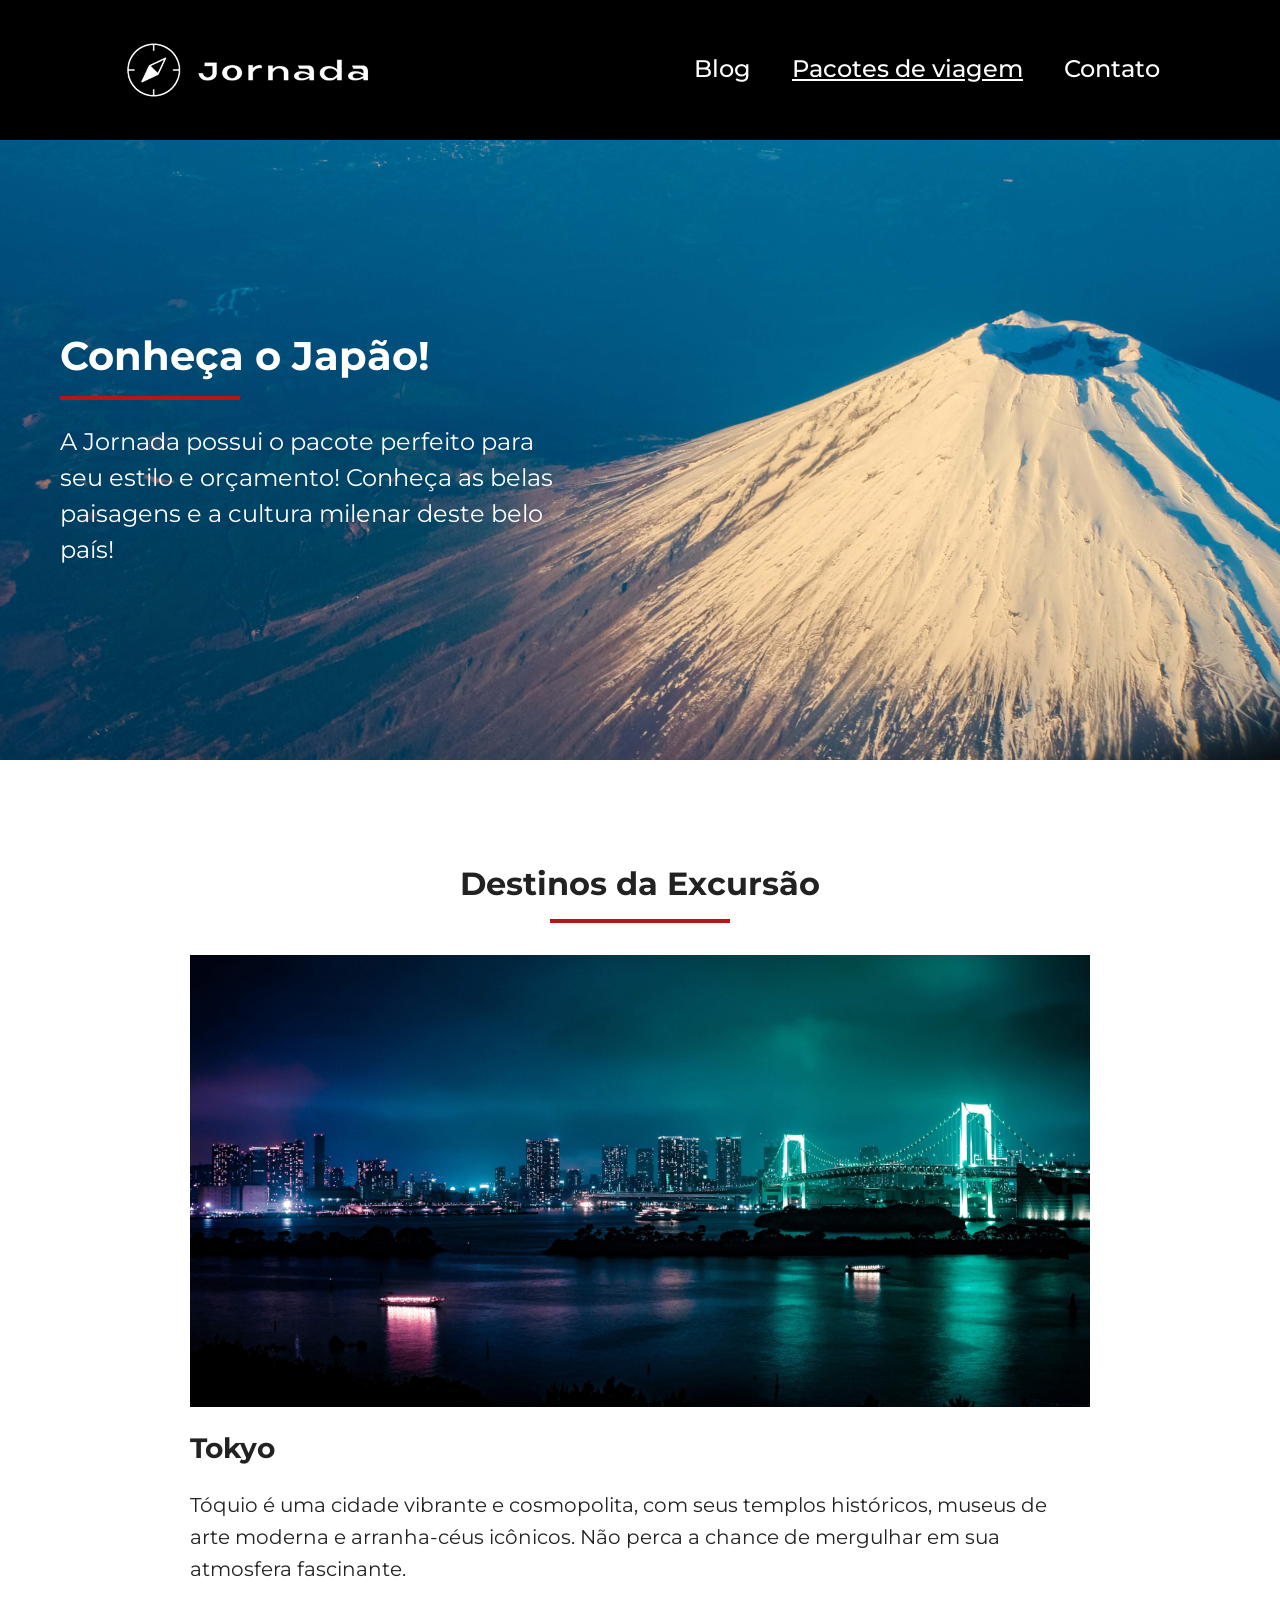
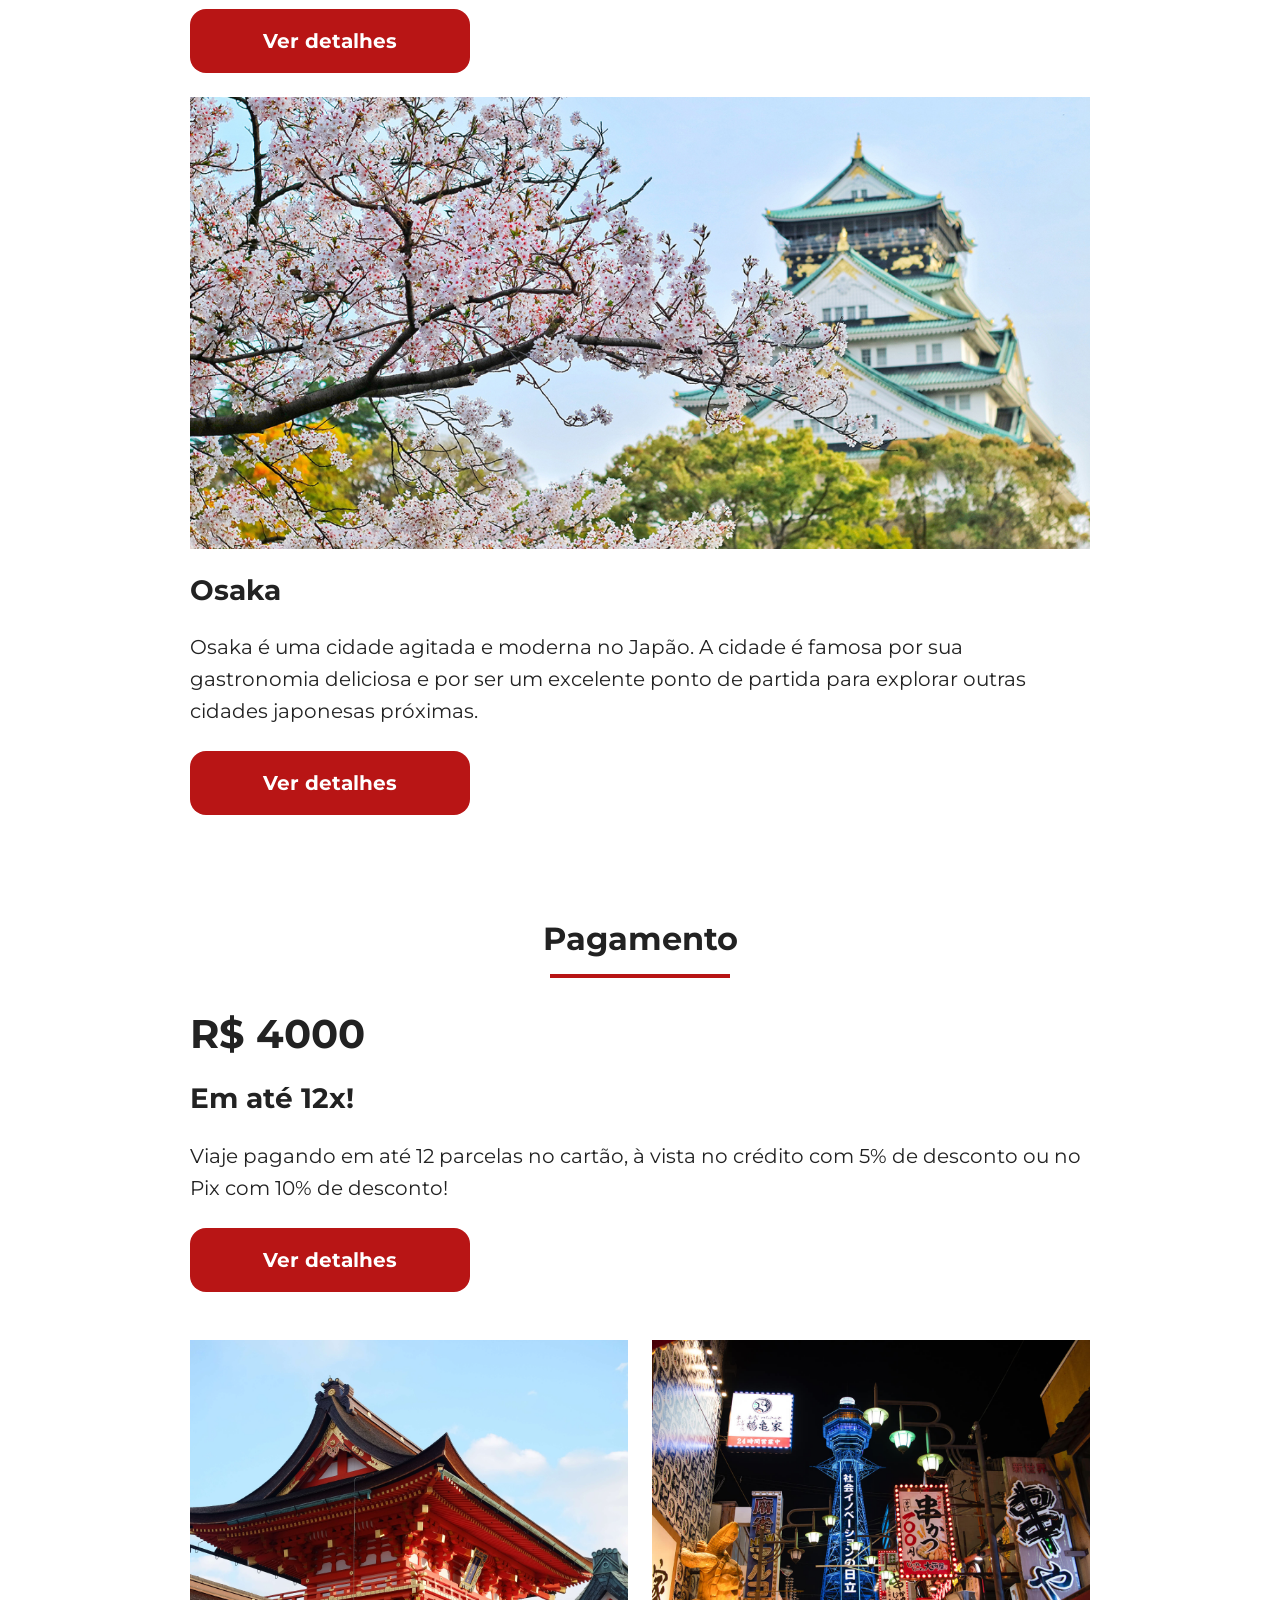
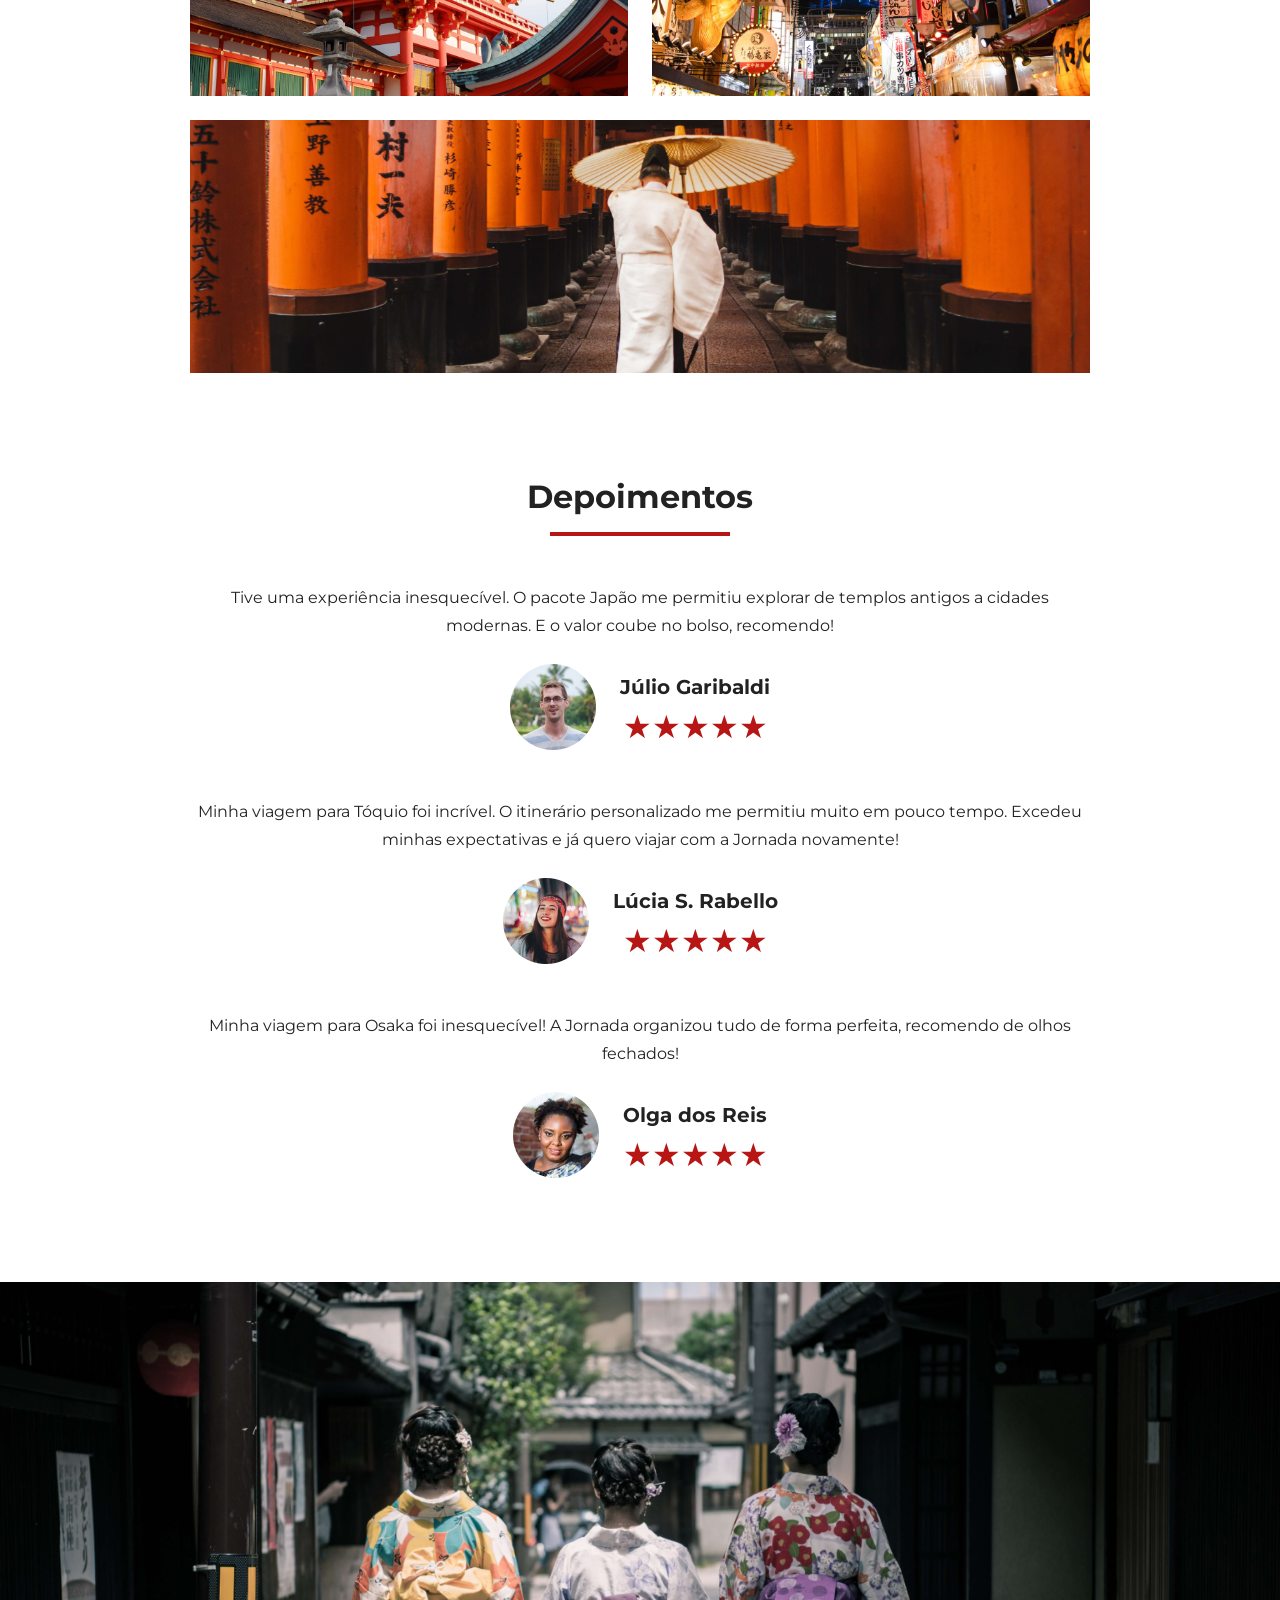
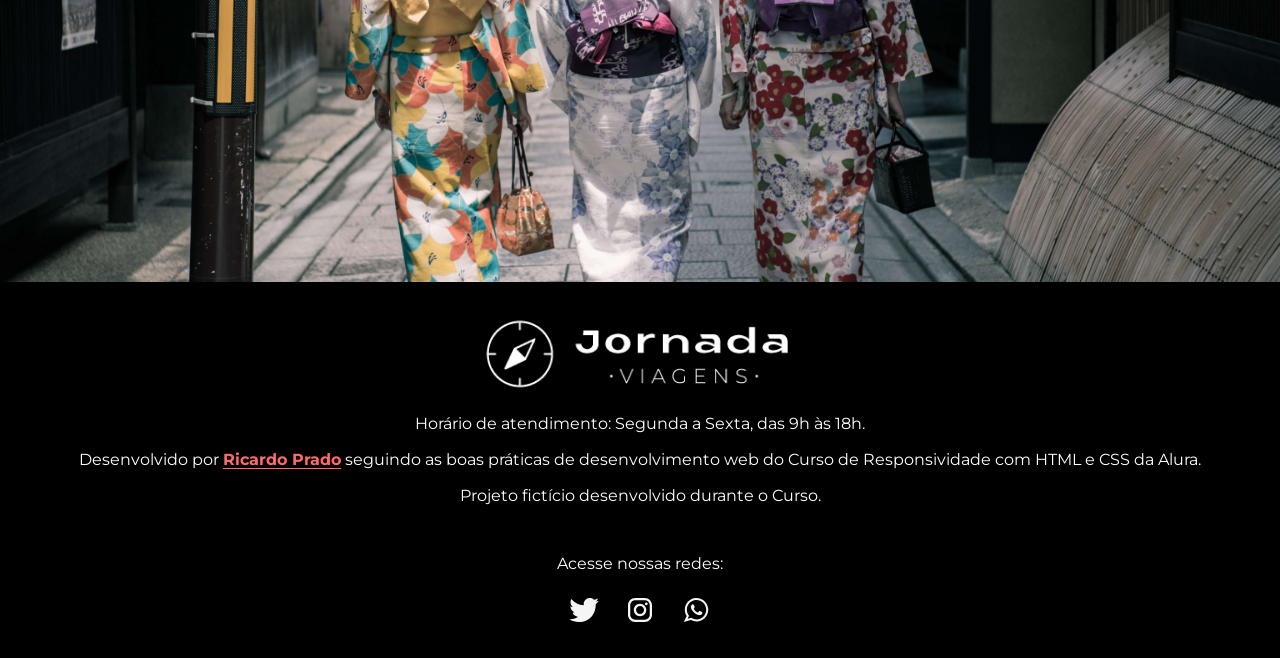
<file: pacotes-de-viagens.html>
<!doctype html>
<html lang="pt-BR">
  <head>
    <meta charset="UTF-8" />
    <meta name="viewport" content="width=device-width, initial-scale=1.0" />
    <meta
      name="description"
      content="Conheça nosso pacote para o Japão: Tóquio, Osaka, paisagens incríveis e opções de pagamento facilitadas com a Jornada Viagens."
    />

    <meta
      property="og:title"
      content="Pacotes de viagem para o Japão | Jornada Viagens"
    />
    <meta
      property="og:description"
      content="Conheça nosso pacote para o Japão: Tóquio, Osaka, paisagens incríveis e opções de pagamento facilitadas com a Jornada Viagens."
    />
    <meta property="og:image" content="./logo-favico-branca.svg" />
    <meta
      property="og:url"
      content="https://ricardoprado-dev.github.io/jornada-viagens/pacotes-de-viagens.html"
    />
    <meta property="og:type" content="website" />

    <link rel="icon" href="./logo-favico-branca.svg" type="image/svg+xml" />
    <link rel="stylesheet" href="./css/style.css" />
    <title>Pacotes de viagem | Jornada Viagens</title>
  </head>
  <body>
    <header class="main-header">
      <a class="logo" href="index.html" title="voltar para a página inicial">
        <img
          class="img-mobile"
          src="img/bussola-jornada-branca.png"
          alt="Bussola do logo Jornada Viagens na cor branca"
        />
        <img
          class="img-desktop"
          src="img/bussola-texto-jornada-branca.png"
          alt="Logo Jornada Viagens na cor branca"
        />
      </a>

      <div class="navigation-menu">
        <label for="menu"><img src="img/menu.png" alt="menu" /></label>
        <input type="checkbox" id="menu" hidden />

        <nav>
          <ul class="list-links">
            <li>
              <a href="blog.html" title="Acessar blog">Blog</a>
            </li>
            <li>
              <a
                class="active"
                href="pacotes-de-viagens.html"
                title="Acessar pacotes de viagem"
                >Pacotes de viagem</a
              >
            </li>
            <li>
              <a href="contato.html" title="Acessar contato">Contato</a>
            </li>
          </ul>
        </nav>
      </div>
    </header>
    <main class="travel-packages-page">
      <section class="package-hero">
        <div class="hero-content">
          <h1>Conheça o Japão!</h1>
          <hr />
          <p>
            A Jornada possui o pacote perfeito para seu estilo e orçamento!
            Conheça as belas paisagens e a cultura milenar deste belo país!
          </p>
        </div>
      </section>

      <section class="destinations package-destinations">
        <div class="section-title">
          <h2>Destinos da Excursão</h2>
          <hr />
        </div>
        <div class="destination-items">
          <article class="item tokyo">
            <header>
              <div class="img-item"></div>
              <h3 class="content-title">Tokyo</h3>
            </header>
            <p class="content-text">
              Tóquio é uma cidade vibrante e cosmopolita, com seus templos
              históricos, museus de arte moderna e arranha-céus icônicos. Não
              perca a chance de mergulhar em sua atmosfera fascinante.
            </p>
            <footer>
              <a class="button" href="#pagamento">Ver detalhes</a>
            </footer>
          </article>
          <article class="item osaka">
            <header>
              <div class="img-item"></div>
              <h3 class="content-title">Osaka</h3>
            </header>
            <p class="content-text">
              Osaka é uma cidade agitada e moderna no Japão. A cidade é famosa
              por sua gastronomia deliciosa e por ser um excelente ponto de
              partida para explorar outras cidades japonesas próximas.
            </p>
            <footer>
              <a class="button" href="#pagamento">Ver detalhes</a>
            </footer>
          </article>
        </div>
      </section>

      <section class="package-payment" id="pagamento">
        <div class="section-title">
          <h2>Pagamento</h2>
          <hr />
        </div>
        <div class="content-container">
          <div class="text-content">
            <h3>R$ 4000</h3>
            <h4>Em até 12x!</h4>
            <p class="content-text">
              Viaje pagando em até 12 parcelas no cartão, à vista no crédito com
              5% de desconto ou no Pix com 10% de desconto!
            </p>
            <a class="button travel-package-cta" href="#pagamento"
              >Ver detalhes</a
            >
          </div>
          <div class="image-gallery" aria-label="Imagens da viagem ao Japão">
            <div
              class="image temple"
              role="img"
              aria-label="Templo japonês"
            ></div>
            <div
              class="image osaka-night"
              role="img"
              aria-label="Rua iluminada em Osaka"
            ></div>
            <div
              class="image torii colspan-2"
              role="img"
              aria-label="Caminho entre portais torii"
            ></div>
          </div>
        </div>
      </section>

      <section class="testimonials">
        <div class="section-title">
          <h2>Depoimentos</h2>
          <hr />
        </div>
        <div class="testimonial-container">
          <article>
            <header>
              <p>
                Tive uma experiência inesquecível. O pacote Japão me permitiu
                explorar de templos antigos a cidades modernas. E o valor coube
                no bolso, recomendo!
              </p>
            </header>
            <footer>
              <img
                src="img/travel-packages/julio.png"
                alt="Foto de Júlio Garibaldi"
              />
              <div class="profile-content">
                <h4>Júlio Garibaldi</h4>
                <div class="rating" aria-label="5 de 5 estrelas">
                  <span class="star">★</span><span class="star">★</span
                  ><span class="star">★</span><span class="star">★</span
                  ><span class="star">★</span>
                </div>
              </div>
            </footer>
          </article>
          <article>
            <header>
              <p>
                Minha viagem para Tóquio foi incrível. O itinerário
                personalizado me permitiu muito em pouco tempo. Excedeu minhas
                expectativas e já quero viajar com a Jornada novamente!
              </p>
            </header>
            <footer>
              <img
                src="img/travel-packages/lucia.png"
                alt="Foto de Lúcia S. Rabello"
              />
              <div class="profile-content">
                <h4>Lúcia S. Rabello</h4>
                <div class="rating" aria-label="5 de 5 estrelas">
                  <span class="star">★</span><span class="star">★</span
                  ><span class="star">★</span><span class="star">★</span
                  ><span class="star">★</span>
                </div>
              </div>
            </footer>
          </article>
          <article>
            <header>
              <p>
                Minha viagem para Osaka foi inesquecível! A Jornada organizou
                tudo de forma perfeita, recomendo de olhos fechados!
              </p>
            </header>
            <footer>
              <img
                src="img/travel-packages/olga.png"
                alt="Foto de Olga dos Reis"
              />
              <div class="profile-content">
                <h4>Olga dos Reis</h4>
                <div class="rating" aria-label="5 de 5 estrelas">
                  <span class="star">★</span><span class="star">★</span
                  ><span class="star">★</span><span class="star">★</span
                  ><span class="star">★</span>
                </div>
              </div>
            </footer>
          </article>
        </div>
      </section>

      <section class="bottom-hero package-bottom-hero">
        <div class="hero-img"></div>
      </section>
    </main>

    <footer class="main-footer">
      <div class="footer-content">
        <img src="img/logo-footer.png" alt="Logo da Jornada Viagens" />
        <p>Horário de atendimento: Segunda a Sexta, das 9h às 18h.</p>
        <p>
          Desenvolvido por
          <a href="https://www.linkedin.com/in/ricardo-prado-8ab011207/"
            >Ricardo Prado</a
          >
          seguindo as boas práticas de desenvolvimento web do Curso de
          Responsividade com HTML e CSS da Alura.
        </p>
        <p>Projeto fictício desenvolvido durante o Curso.</p>
      </div>
      <div class="footer-social">
        <p>Acesse nossas redes:</p>
        <div class="footer-social-links">
          <a
            href="#"
            target="_blank"
            title="Acesse o Twitter da Jornada Viagens"
          >
            <img src="img/icon-twitter.svg" alt="Logo do Twitter" />
          </a>
          <a
            href="#"
            target="_blank"
            title="Acesse o Instagram da Jornada Viagens"
          >
            <img src="img/icon-instagram.svg" alt="Logo do Instagram" />
          </a>
          <a href="#" target="_blank" title="Entre em contato pelo WhatsApp">
            <img src="img/icon-whatsapp.svg" alt="Logo do WhatsApp" />
          </a>
        </div>
      </div>
    </footer>
  </body>
</html>
</file>
<file: css/style.css>
@import url(global.css);
@import url(header.css);
@import url(hero.css);
@import url(offers.css);
@import url(categories.css);
@import url(destinations.css);
@import url(payments.css);
@import url(testimonials.css);
@import url(footer.css);
@import url(travel-packages.css);
@import url(blog.css);
@import url(contact.css);
</file>
